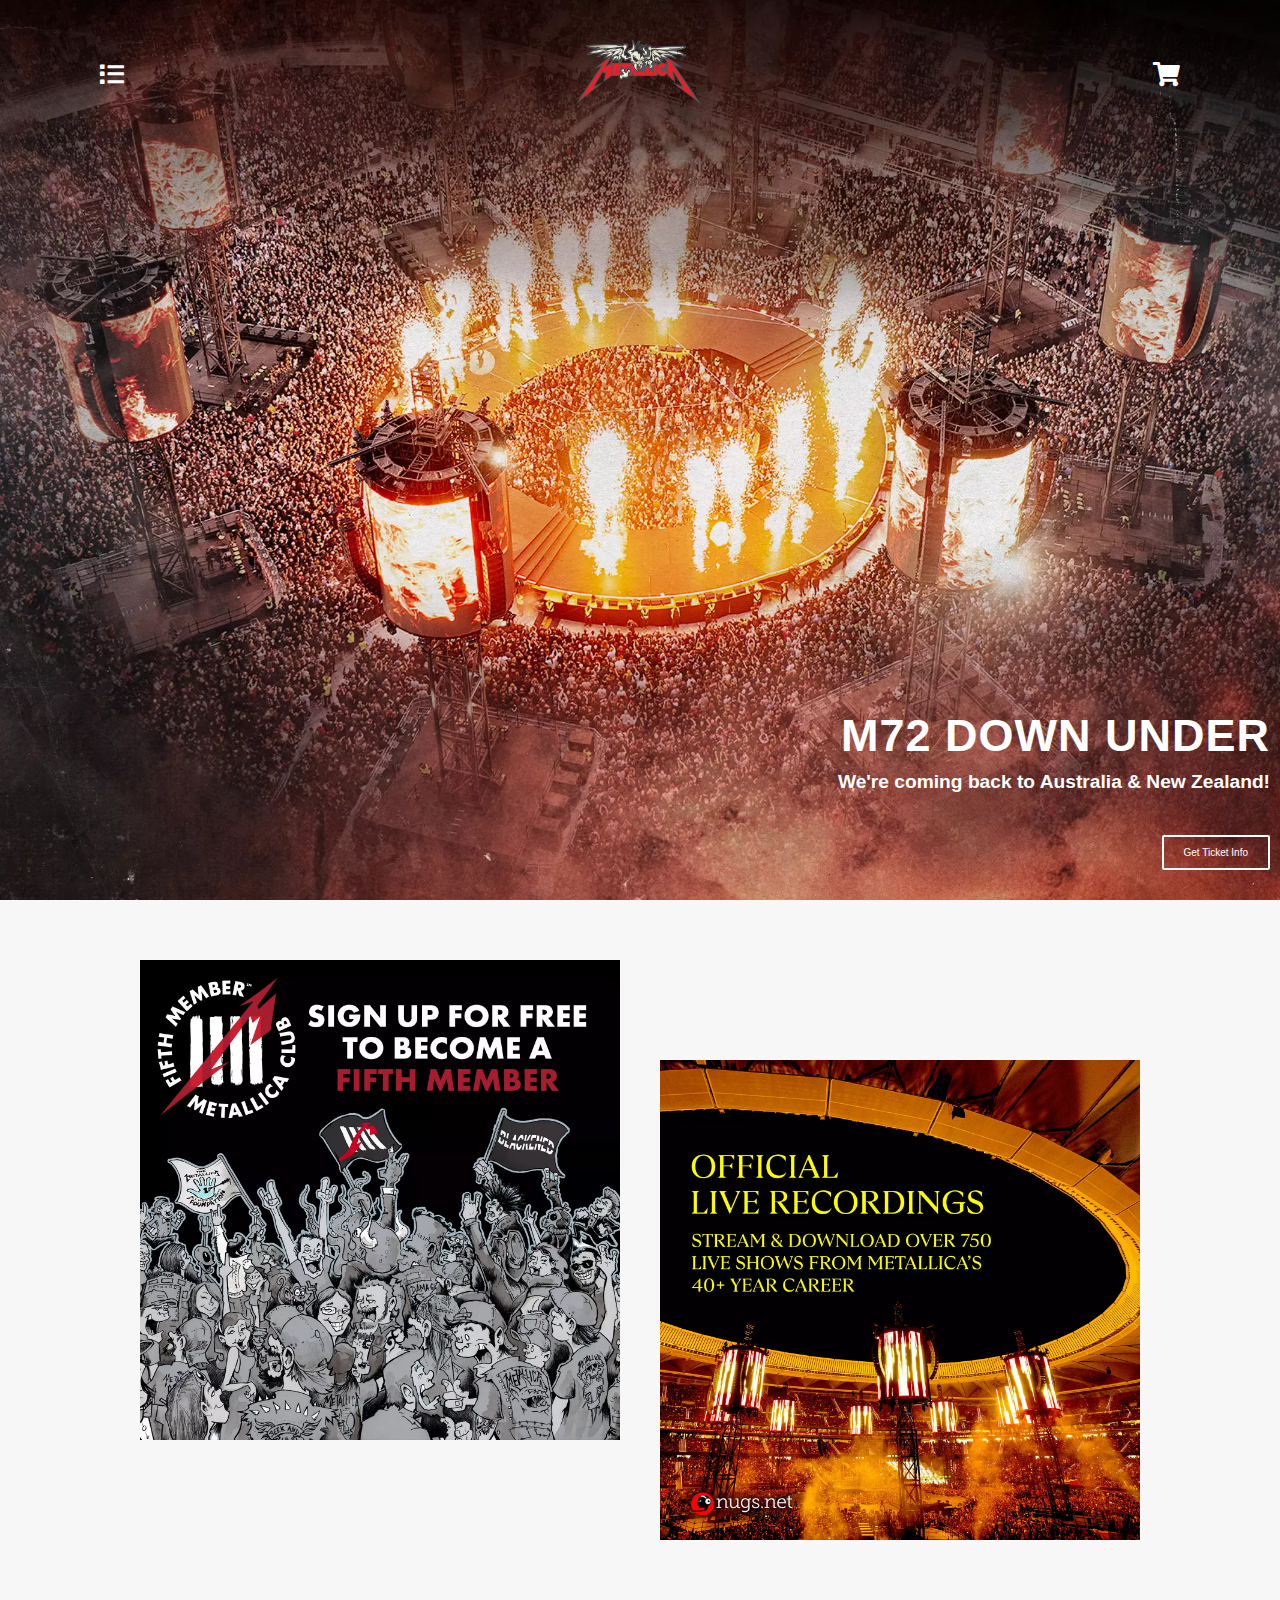
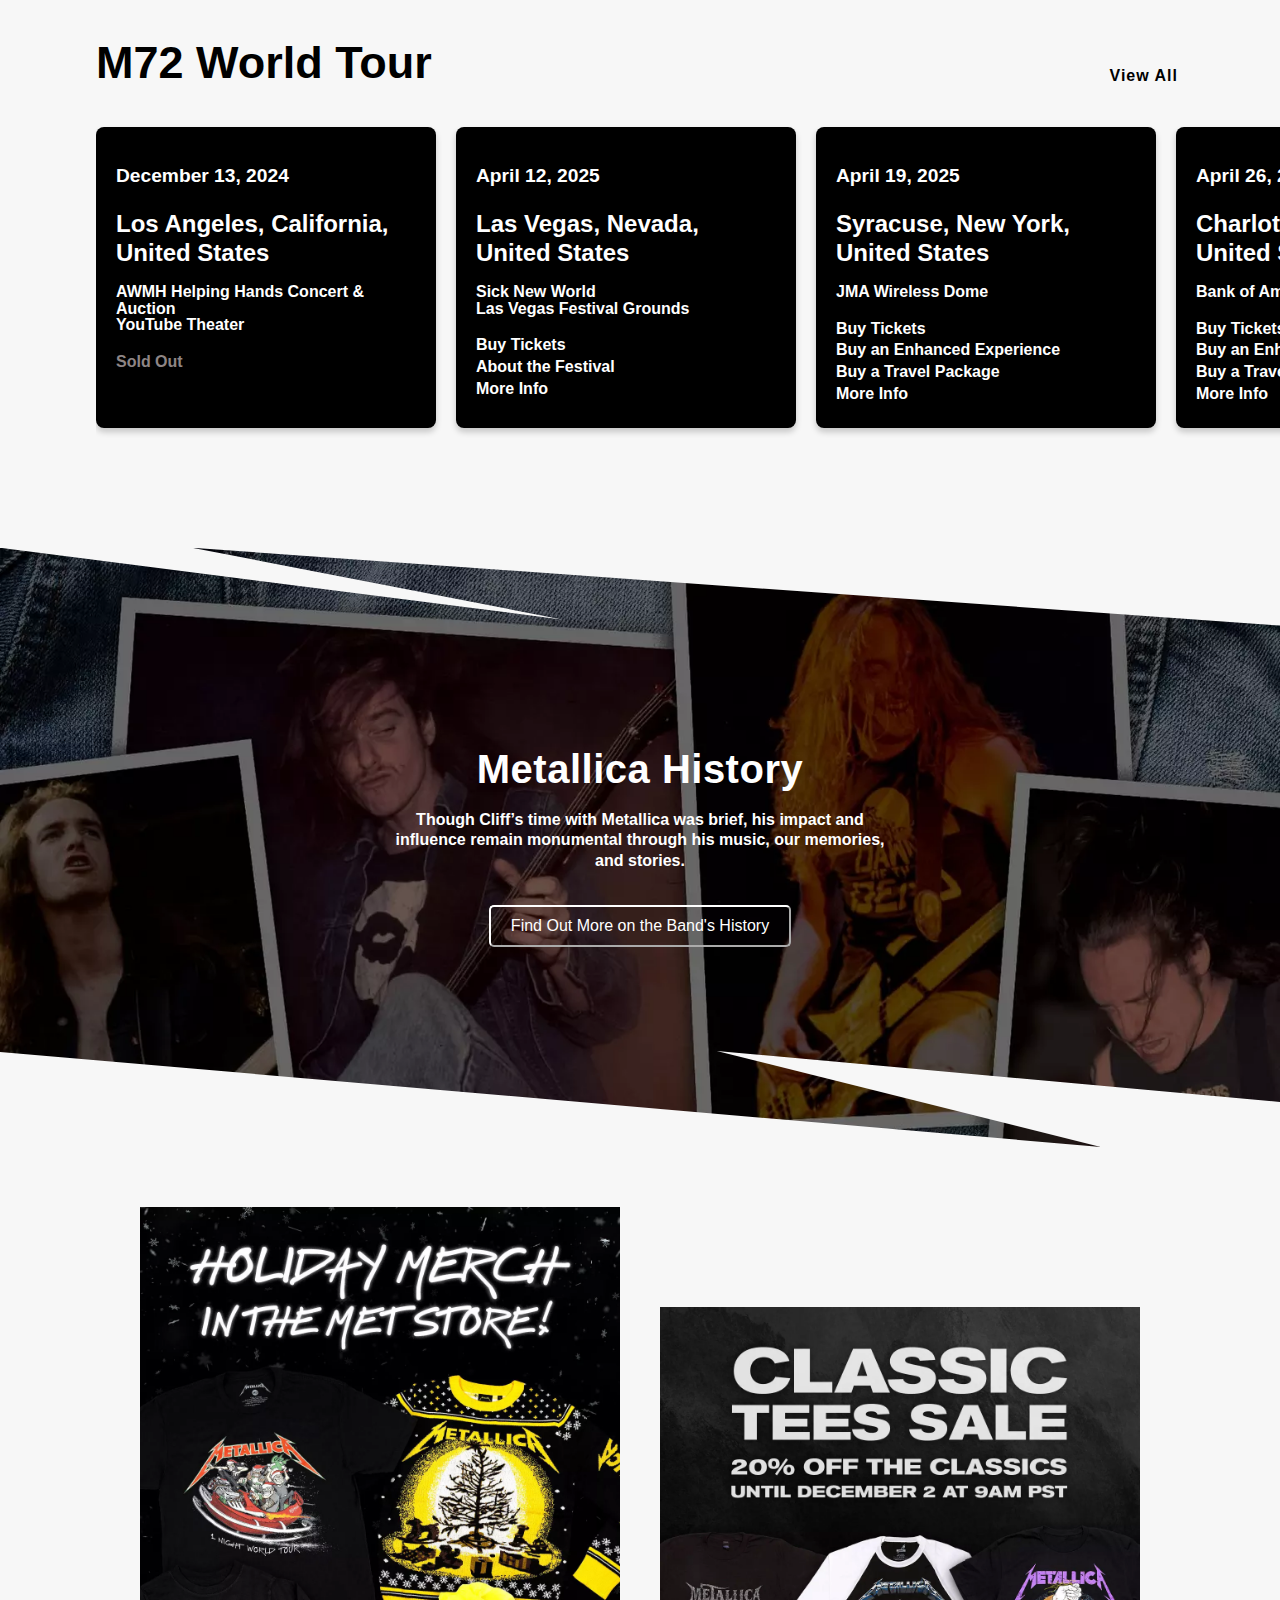
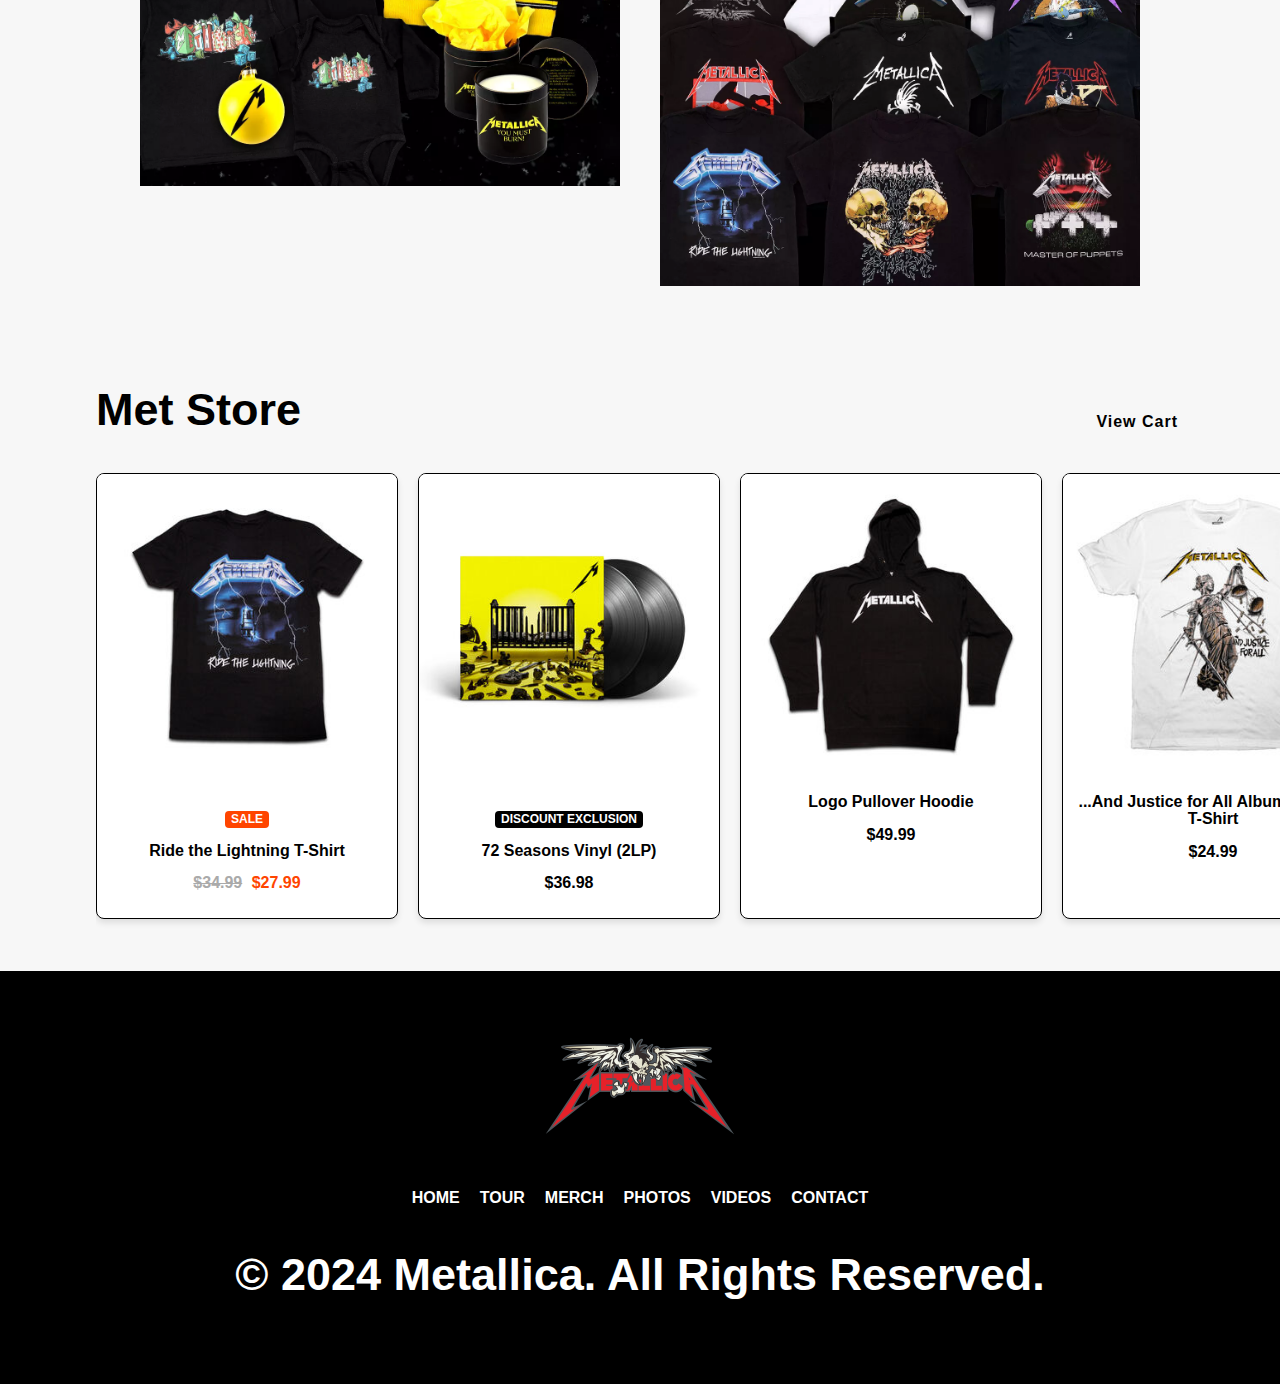
<file: index.html>
<!DOCTYPE html>
<html lang="en">
<head>
  <meta charset="UTF-8">
  <meta name="viewport" content="width=device-width, initial-scale=1.0">
  <link href="https://cdnjs.cloudflare.com/ajax/libs/font-awesome/5.15.3/css/all.min.css" rel="stylesheet"/>
  <title>Band Website</title>
  <link href="Normalize.css" rel="stylesheet">
  <link href="style.css" rel="stylesheet"/>
</head>
<body>
  <section class="hero-section">
    <div class="navbar" role="navigation">
      <div class="nav-item">
        <a href="list.html">
          <i class="fa fa-list"></i>
        </a>
      </div>
      <div class="nav-item logo">
        <img src="images/Mettalica V1.jpg" alt="Metallica Logo">
      </div>
      <div class="nav-item">
        <a href="cart.html">
          <i class="fa fa-shopping-cart"></i>
        </a>
      </div>
    </div>
    <div class="title">
      <h1>M72 DOWN UNDER</h1>
      <p>We're coming back to Australia & New Zealand!</p>
      <button onclick="window.location.href='#ticket-info';" aria-label="Get Ticket Info">Get Ticket Info</button>
    </div>
  </section>
  
  <section class="grid">
    <div class="promo-section">
      <img src="images/FAN-CLUB_1600x1600.jpg" class="promo-card1" alt="Join Our Free Fan Club to Become a Fifth Member" loading="lazy">
      <img src="images/Live_Metallica_Promo_Square.jpg" class="promo-card2" alt="Listen to Live Metallica" loading="lazy">
    </div>
  </section>
  
  <section class="tour-grid">
    <div class="section-header">
      <h2>M72 World Tour</h2>
      <a href="#" class="view-all">View All</a>
    </div>
    <div class="tour-grid-scroll">
      <div class="tour-card">
        <p class="date">December 13, 2024</p>
        <h3>Los Angeles, California, United States</h3>
        <p class="venue">AWMH Helping Hands Concert & Auction<br>YouTube Theater</p>
        <p class="status sold-out">Sold Out</p>
      </div>
      <div class="tour-card">
        <p class="date">April 12, 2025</p>
        <h3>Las Vegas, Nevada, United States</h3>
        <p class="venue">Sick New World<br>Las Vegas Festival Grounds</p>
        <a class="link">Buy Tickets</a>
        <a class="link">About the Festival</a>
        <a class="link">More Info</a>
      </div>
      <div class="tour-card">
        <p class="date">April 19, 2025</p>
        <h3>Syracuse, New York, United States</h3>
        <p class="venue">JMA Wireless Dome</p>
        <a class="link">Buy Tickets</a>
        <a class="link">Buy an Enhanced Experience</a>
        <a class="link">Buy a Travel Package</a>
        <a class="link">More Info</a>
      </div>
      <div class="tour-card">
        <p class="date">April 26, 2025</p>
        <h3>Charlotte, North Carolina, United States</h3>
        <p class="venue">Bank of America Stadium</p>
        <a class="link">Buy Tickets</a>
        <a class="link">Buy an Enhanced Experience</a>
        <a class="link">Buy a Travel Package</a>
        <a class="link">More Info</a>
      </div>
      <div class="tour-card">
        <p class="date">May 3, 2025</p>
        <h3>Daytona Beach, Florida, United States</h3>
        <p class="venue">Daytona International Speedway</p>
        <a class="link">Buy Tickets</a>
        <a class="link">Buy an Enhanced Experience</a>
        <a class="link">Buy a Travel Package</a>
        <a class="link">More Info</a>
      </div>
  </section>
  
  <section class="history-section">
    <div class="history">
      <h2>Metallica History</h2>
      <p class="history-desc">Though Cliff’s time with Metallica was brief, his impact and influence remain monumental through his music, our memories, and stories.</p>
      <button onclick="window.location.href='https://en.wikipedia.org/wiki/Metallica';" aria-label="Learn more about Metallica">
        Find Out More on the Band's History
      </button>
    </div>
  </section>
  
  <section class="grid">
    <div class="merch-selection">
      <img src="images/2024-10-21-Holiday-Launch-Store-Banner.jpg" class="merch-cards1" alt="Holiday 2024 Merch" loading="lazy">
      <img src="images/2024-11-18-Classic-Tees-Sale-Store-Banner.jpg" class="merch-cards2" alt="On sale this week!" loading="lazy">
    </div>
  </section>
      <section class="merch-store">
        <div class="section-header">
          <h2>Met Store</h2>
          <a href="cart.html" class="view-all">View Cart</a>
        </div>
        <div class="product-grid-scroll">
          <!-- Product 1 -->
          <div class="product-card" data-id="1" data-name="Ride the Lightning T-Shirt" data-price="27.99">
            <div class="product-image">
              <img src="RTL_Tshirt.jpg" alt="Ride The Lightning T-Shirt">
              <div class="quick-view" onclick="addToCart(this)">ADD TO CART</div>
            </div>
            <div class="product-details">
              <span class="badge sale">SALE</span>
              <h3>Ride the Lightning T-Shirt</h3>
              <p class="price"><span class="old-price">$34.99</span> <span class="new-price">$27.99</span></p>
            </div>
          </div>
      
          <!-- Product 2 -->
          <div class="product-card" data-id="2" data-name="72 Seasons Vinyl (2LP)" data-price="36.98">
            <div class="product-image">
              <img src="72_Seasons_Black_LP.jpg" alt="72 Seasons Vinyl (2LP)">
              <div class="quick-view" onclick="addToCart(this)">ADD TO CART</div>
            </div>
            <div class="product-details">
              <span class="badge discount-exclusion">DISCOUNT EXCLUSION</span>
              <h3>72 Seasons Vinyl (2LP)</h3>
              <p class="price">$36.98</p>
            </div>
          </div>
      
          <!-- Product 3 -->
          <div class="product-card" data-id="3" data-name="Logo Pullover Hoodie" data-price="49.99">
            <div class="product-image">
              <img src="Logo_Pullover_Hoodie.jpg" alt="Logo Pullover Hoodie">
              <div class="quick-view" onclick="addToCart(this)">ADD TO CART</div>
            </div>
            <div class="product-details">
              <h3>Logo Pullover Hoodie</h3>
              <p class="price">$49.99</p>
            </div>
          </div>
      
          <!-- Product 4 -->
          <div class="product-card" data-id="4" data-name="...And Justice for All Album COVER T-Shirt" data-price="24.99">
            <div class="product-image">
              <img src="New Justice Album Cover Tshirt.jpg" alt="...And Justice for All Album COVER T-Shirt">
              <div class="quick-view" onclick="addToCart(this)">ADD TO CART</div>
            </div>
            <div class="product-details">
              <h3>...And Justice for All Album COVER T-Shirt</h3>
              <p class="price">$24.99</p>
            </div>
          </div>
        </div>
      </section>
    <div>
    <!-- Footer -->
    <footer class="metallica-footer">
      <div class="footer-content">
          <div class="footer-logo">
              <img src="images/Mettalica V1.jpg" alt="Metallica Logo">
          </div>
          <div class="footer-nav">
              <a href="index.html">Home</a>
              <a href="#">Tour</a>
              <a href="#">Merch</a>
              <a href="#">Photos</a>
              <a href="#">Videos</a>
              <a href="#">Contact</a>
          </div>
          <p>&copy; 2024 Metallica. All Rights Reserved.</p>
      </div>
  </footer>
  </div>
  <script src="script.js"></script>
</body>
</html>
</file>
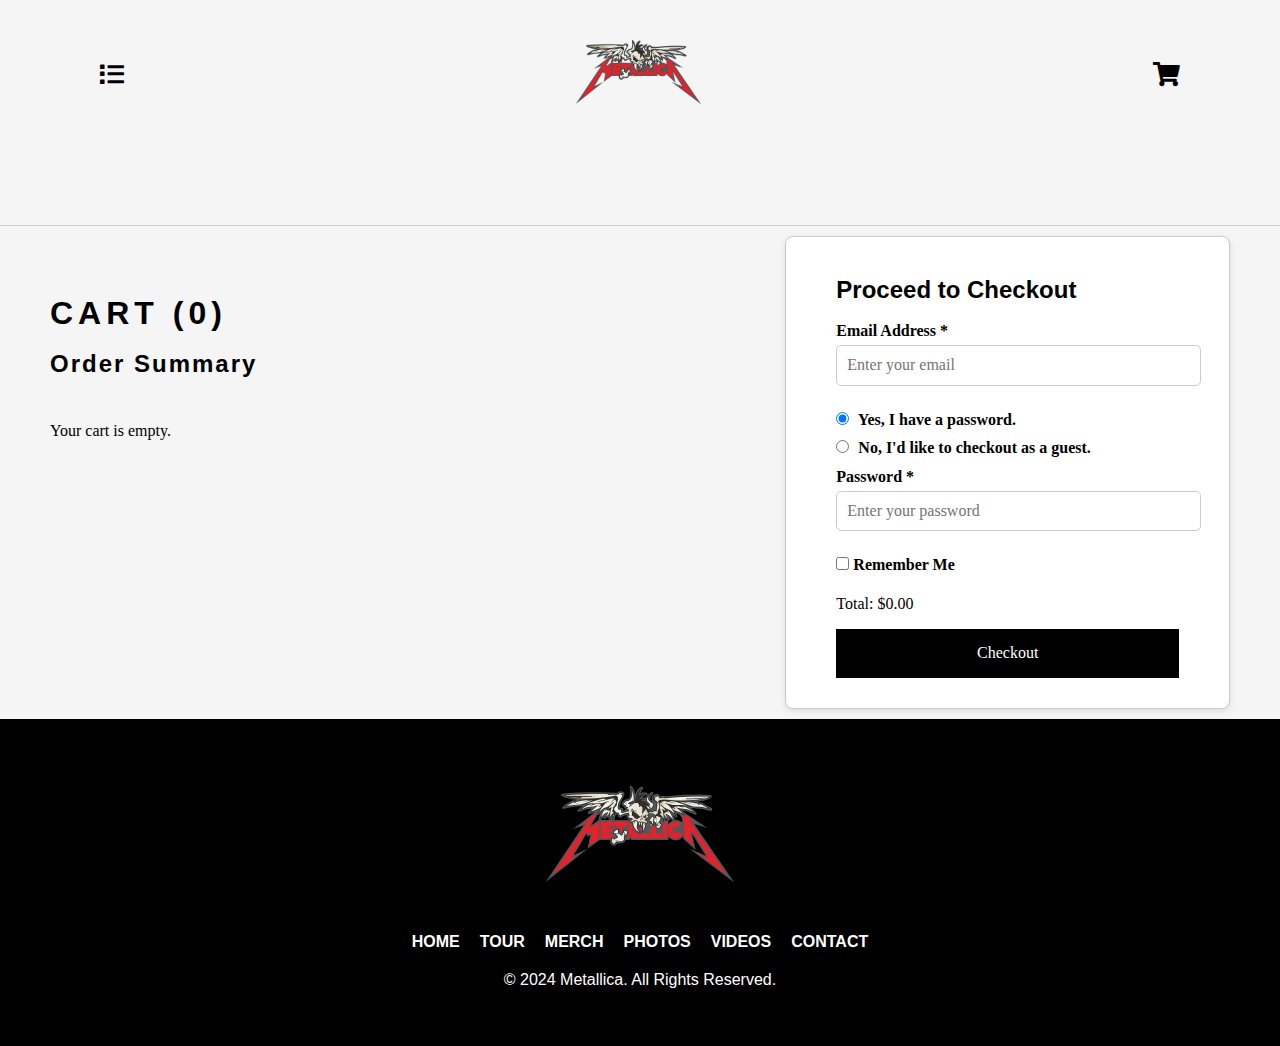
<file: cart.html>
<!DOCTYPE html>
<html lang="en">
<head>
    <meta charset="UTF-8">
    <meta name="viewport" content="width=device-width, initial-scale=1.0">
    <title>Cart</title>
    <link rel="stylesheet" href="Normalize.css">
    <link rel="stylesheet" href="cart.css">
    <link href="https://cdnjs.cloudflare.com/ajax/libs/font-awesome/5.15.4/css/all.min.css" rel="stylesheet">
</head>

<body>
  <!-- Hero Section -->
  <section class="hero-section">
    <nav class="navbar">
      <a href="list.html" class="nav-item"><i class="fa fa-list"></i></a>
      <div class="nav-item logo">
        <img src="images/Mettalica V1.jpg" alt="Metallica Logo">
      </div>
      <a href="cart.html" class="nav-item"><i class="fa fa-shopping-cart"></i></a>
    </nav>
  </section>

    <!-- Cart Section -->
    <section class="cart-container">
        <!-- Left Section (Order Summary) -->
        <div class="cart-left">
            <h1>CART (<span id="cart-count">0</span>)</h1>
            <h2>Order Summary</h2>
            <div id="cart-items" class="cart-items">
                <!-- Items will be dynamically populated here -->
            </div>
        </div>

        <!-- Checkout Section -->
        <div class="cart-right">
            <h2>Proceed to Checkout</h2>
            <form class="checkout-form">
                <label for="email">Email Address *</label>
                <input type="email" id="email" placeholder="Enter your email" required>

                <div class="radio-group">
                    <label>
                        <input type="radio" name="checkout-option" checked>
                        Yes, I have a password.
                    </label>
                    <label>
                        <input type="radio" name="checkout-option">
                        No, I'd like to checkout as a guest.
                    </label>
                </div>

                <label for="password">Password *</label>
                <input type="password" id="password" placeholder="Enter your password">

                <div class="checkbox-group">
                    <label>
                        <input type="checkbox">
                        Remember Me
                    </label>
                </div>

                <div class="checkout-total">
                    <p>Total: $<span id="total-price">0.00</span></p>
                </div>

                <div class="checkout-section">
                    <button id="checkout-button" disabled>Checkout</button>
                </div>
            </form>
        </div>
    </section>

    <!-- Footer -->
    <footer class="metallica-footer">
        <div class="footer-content">
            <div class="footer-logo">
                <img src="images/Mettalica V1.jpg" alt="Metallica Logo">
            </div>
            <div class="footer-nav">
                <a href="index.html">Home</a>
                <a href="#">Tour</a>
                <a href="#">Merch</a>
                <a href="#">Photos</a>
                <a href="#">Videos</a>
                <a href="#">Contact</a>
            </div>
            <p>&copy; 2024 Metallica. All Rights Reserved.</p>
        </div>
    </footer>

    <script src="cart.js"></script>
</body>
</html>
</file>
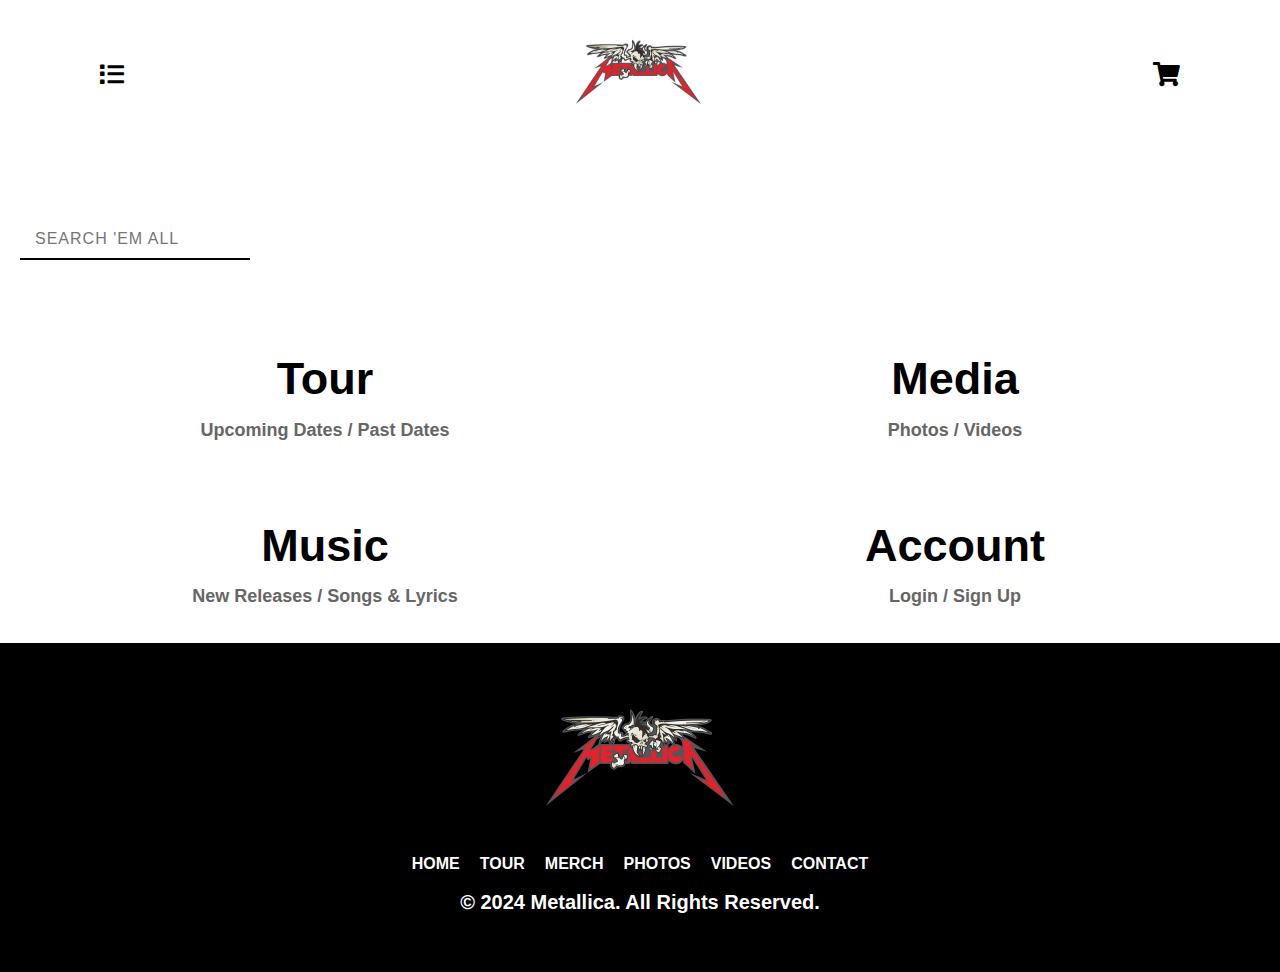
<file: list.html>
<!DOCTYPE html>
<html lang="en">
<head>
  <meta charset="UTF-8">
  <meta name="viewport" content="width=device-width, initial-scale=1.0">
  <link href="https://cdnjs.cloudflare.com/ajax/libs/font-awesome/5.15.3/css/all.min.css" rel="stylesheet" />
  <title>Band Website</title>
  <link href="Normalize.css" rel="stylesheet">
  <link href="list.css" rel="stylesheet" type="text/css" />
  <script src="script.js" defer></script> <!-- Added defer for better performance -->
</head>
<body>
  <!-- Hero Section -->
  <section class="hero-section1">
    <div class="navbar1">
      <div class="nav-item1">
        <a href="index.html">
          <i class="fa fa-list"></i>
        </a>
      </div>
      <div class="nav-item1 logo">
        <img src="images/Mettalica V1.jpg" alt="Metallica Logo">
      </div>
      <div class="nav-item1">
        <a href="cart.html">
          <i class="fa fa-shopping-cart"></i>
        </a>
      </div>
    </div>
  </section>
  
  <!-- Search Section -->
  <section class="grid1">
    <div class="nav-item-search">
      <input 
        type="text" 
        id="searchInput" 
        placeholder="SEARCH 'EM ALL" 
        onkeyup="filterDropdown()" 
        onclick="showDropdown()" 
      />
      <div id="dropdown" class="dropdown">
        <div class="dropdown-item">Metallica T-Shirt</div>
        <div class="dropdown-item">Logo Pullover Hoodie</div>
        <div class="dropdown-item">72 Seasons Vinyl (2LP)</div>
        <div class="dropdown-item">Concert Tickets</div>
        <div class="dropdown-item">Limited Edition Poster</div>
        <div class="dropdown-item">Metallica Mug</div>
        <div class="dropdown-item">Metallica Guitar Picks</div>
      </div>
    </div>
  </section>
  
  <!-- Grid Layout Section -->
  <section class="grid-layout">
    <div class="grid-item">
      <h3>Tour</h3>
      <p>Upcoming Dates / Past Dates</p>
    </div>
    <div class="grid-item">
      <a href="media.html">
        <h3>Media</h3>
      </a>
      <p>Photos / Videos</p>
    </div>
    <div class="grid-item">
      <h3>Music</h3>
      <p>New Releases / Songs & Lyrics</p>
    </div>
    <div class="grid-item">
      <h3>Account</h3>
      <p>Login / Sign Up</p>
    </div>
  </section>

  <!-- Footer -->
  <footer class="metallica-footer">
    <div class="footer-content">
      <div class="footer-logo">
        <img src="images/Mettalica V1.jpg" alt="Metallica Logo">
      </div>
      <div class="footer-nav">
        <a href="index.html">Home</a>
        <a href="#">Tour</a>
        <a href="#">Merch</a>
        <a href="photo.html">Photos</a>
        <a href="video.html">Videos</a>
        <a href="#">Contact</a>
      </div>
      <p>&copy; 2024 Metallica. All Rights Reserved.</p>
    </div>
  </footer>
</body>
</html>
</file>
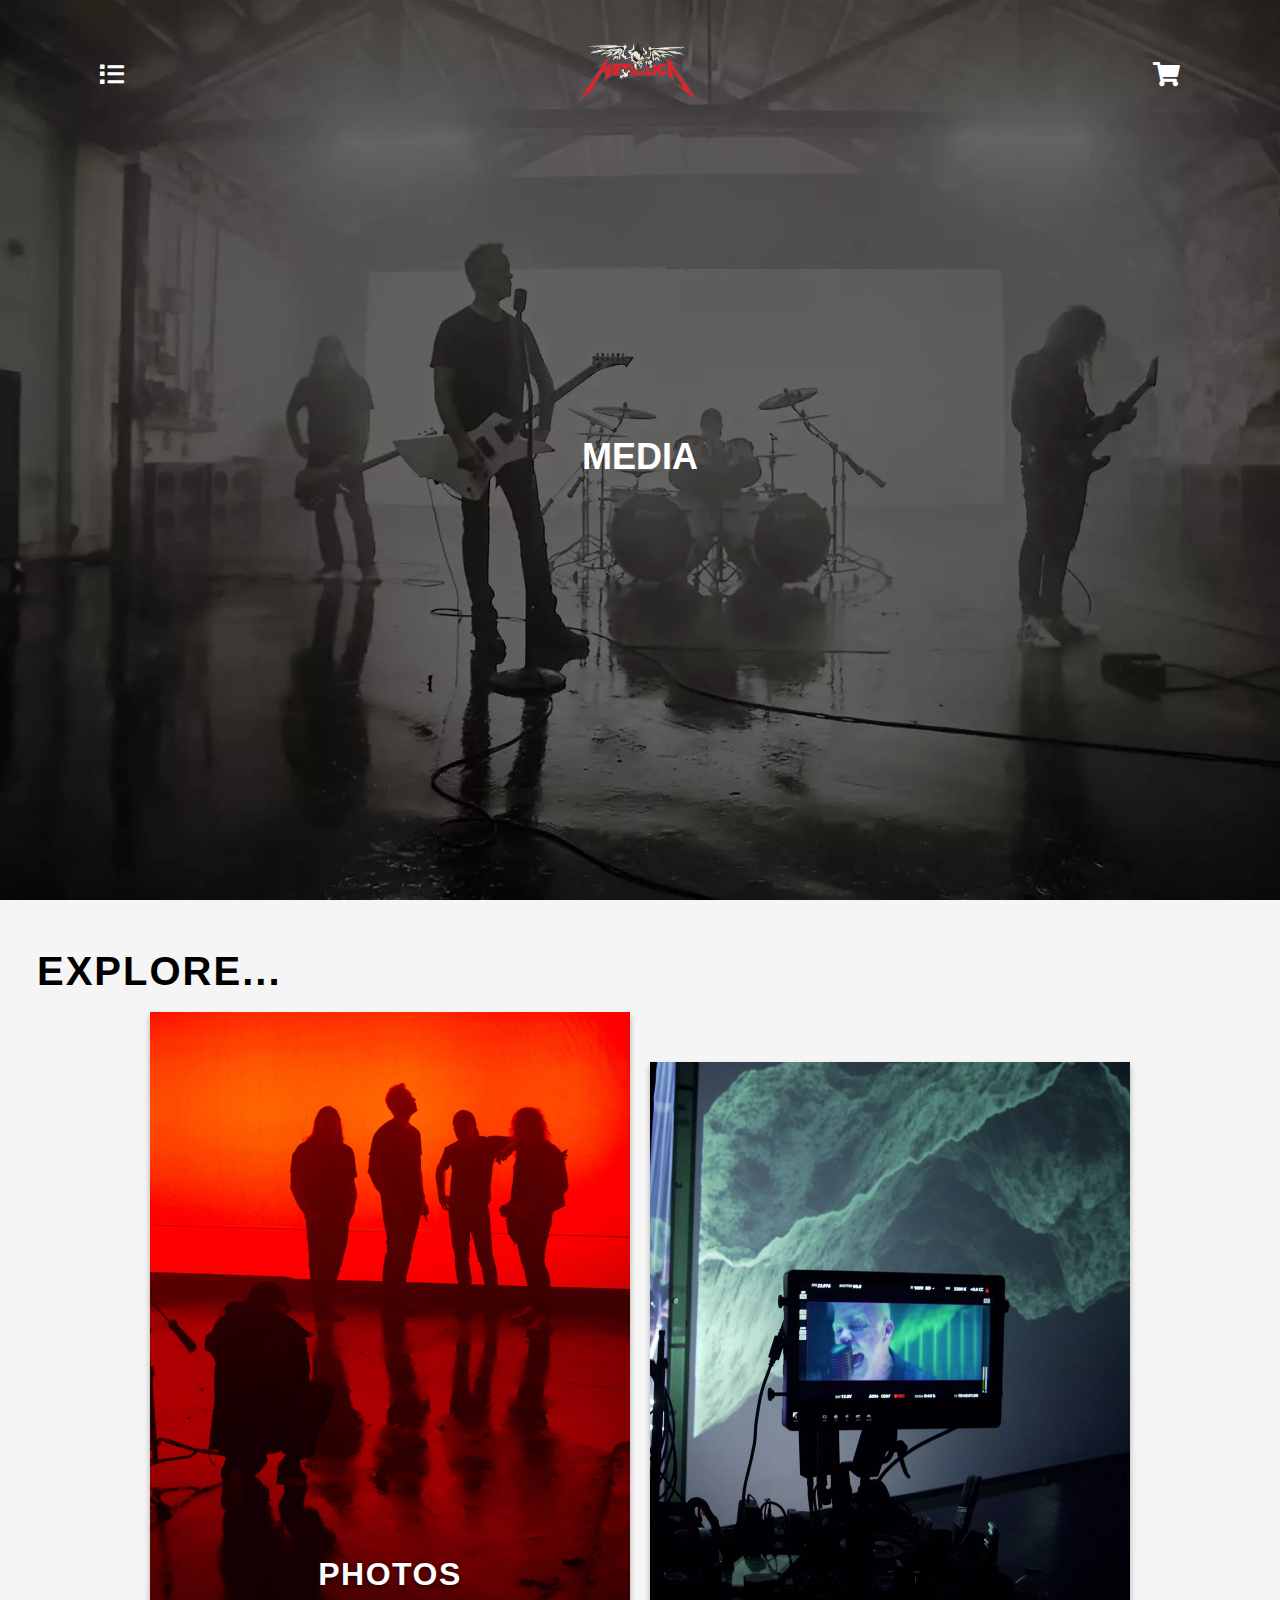
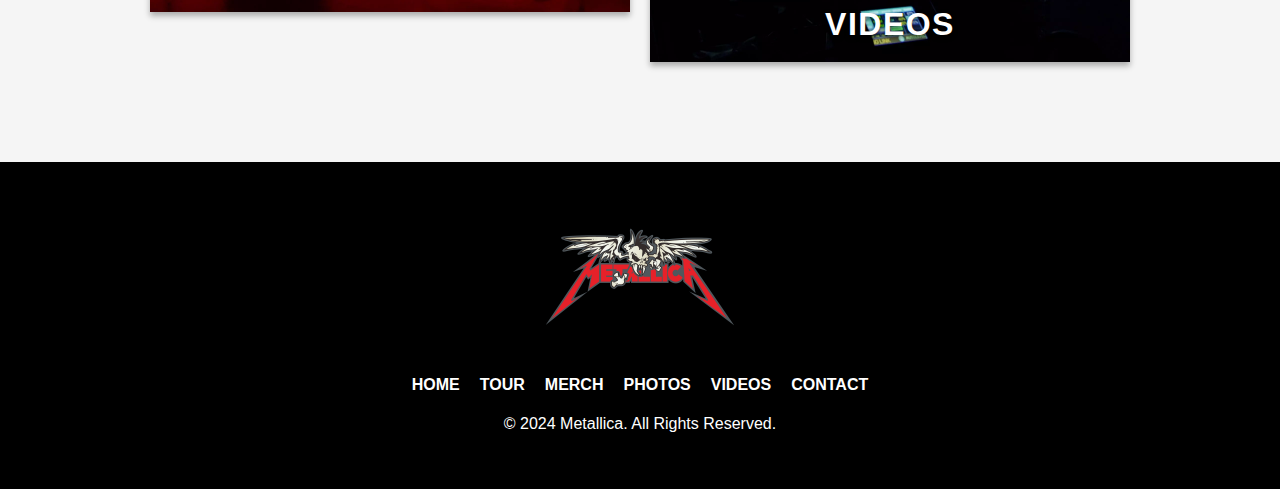
<file: media.html>
<!DOCTYPE html>
<html lang="en">
<head>
  <meta charset="UTF-8">
  <meta name="viewport" content="width=device-width, initial-scale=1.0">
  <link href="https://cdnjs.cloudflare.com/ajax/libs/font-awesome/5.15.3/css/all.min.css" rel="stylesheet">
  <link href="Normalize.css" rel="stylesheet">
  <link href="media.css" rel="stylesheet" type="text/css">
  <script src="script.js"></script>
  <title>Media | Metallica</title>
</head>
<body>
  <!-- Hero Section -->
  <section class="hero-section">
    <nav class="navbar" role="navigation">
      <a href="list.html" class="nav-item">
        <i class="fa fa-list"></i>
      </a>
      <div class="nav-item logo">
        <img src="images/Mettalica V1.jpg" alt="Metallica Logo">
      </div>
      <a href="cart.html" class="nav-item">
        <i class="fa fa-shopping-cart"></i>
      </a>
    </nav>
    <div class="title">
      <h1>Media</h1>
    </div>
  </section>

  <!-- Grid Section -->
  <section class="grid">
    <h1>EXPLORE...</h1>
    <div class="promo-section">
      <a href="photo.html" class="photo-card">
        <h2>PHOTOS</h2>
      </a>
      <a href="video.html" class="video-card">
        <h2>VIDEOS</h2>
      </a>
    </div>
  </section>
  <!-- Footer -->
  <footer class="metallica-footer">
    <div class="footer-content">
      <div class="footer-logo">
        <img src="images/Mettalica V1.jpg" alt="Metallica Logo">
      </div>
      <div class="footer-nav">
        <a href="index.html">Home</a>
        <a href="#">Tour</a>
        <a href="#">Merch</a>
        <a href="photo.html">Photos</a>
        <a href="video.html">Videos</a>
        <a href="#">Contact</a>
      </div>
      <p>&copy; 2024 Metallica. All Rights Reserved.</p>
    </div>
  </footer>
</body>
</html>
</file>
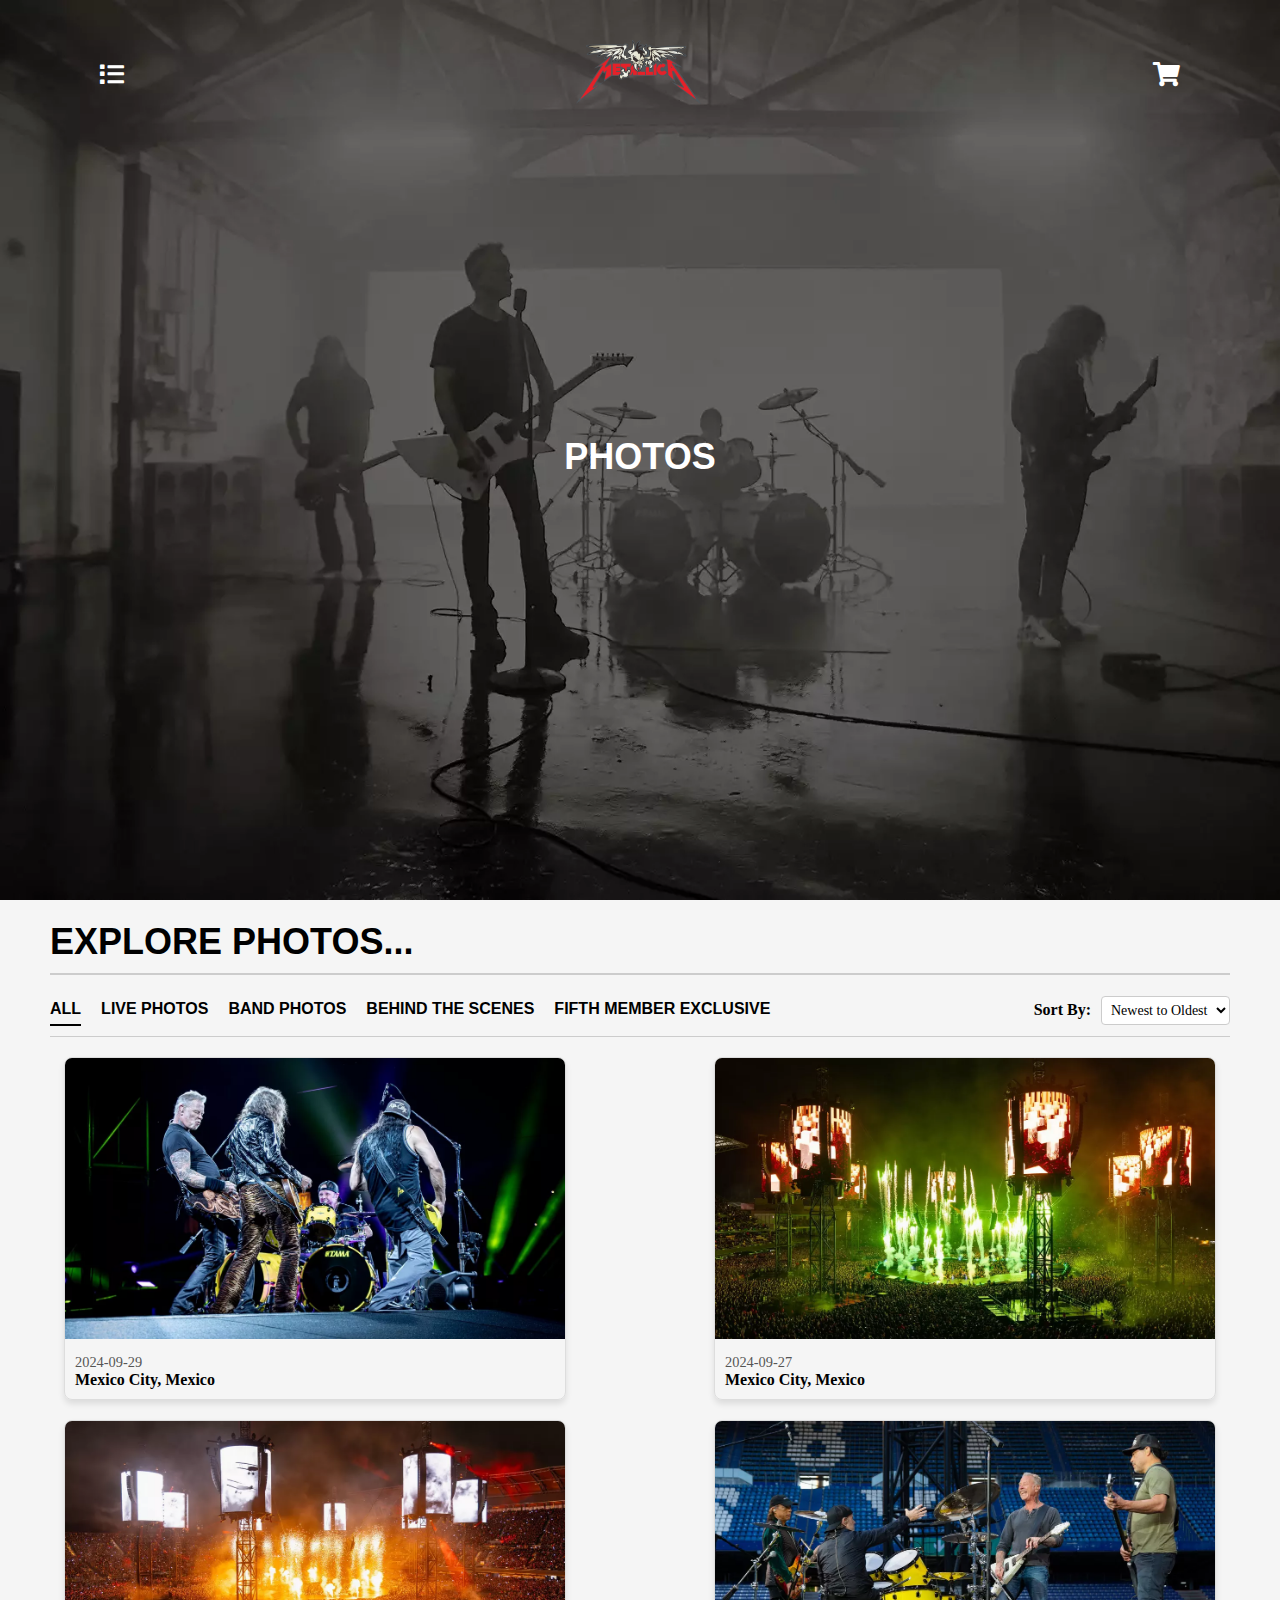
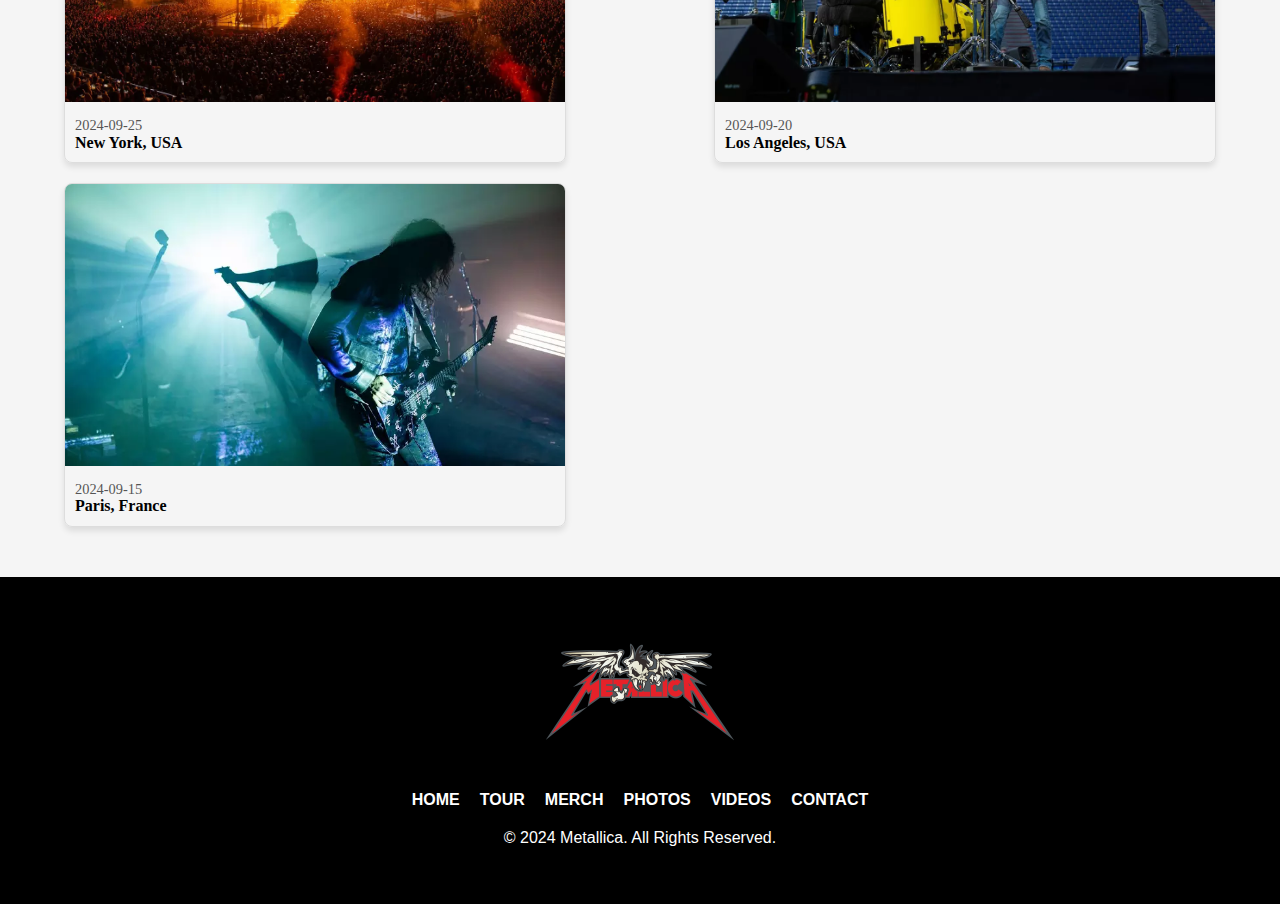
<file: photo.html>
<!DOCTYPE html>
<html lang="en">
<head>
  <meta charset="UTF-8">
  <meta name="viewport" content="width=device-width, initial-scale=1.0">
  <title>Photos | Metallica</title>
  <link href="https://cdnjs.cloudflare.com/ajax/libs/font-awesome/5.15.3/css/all.min.css" rel="stylesheet">
  <link href="Normalize.css" rel="stylesheet">
  <link href="photo.css" rel="stylesheet">
  <script src="script.js" defer></script>
</head>
<body>
  <!-- Hero Section -->
  <section class="hero-section">
    <nav class="navbar">
      <a href="list.html" class="nav-item"><i class="fa fa-list"></i></a>
      <div class="nav-item logo">
        <img src="images/Mettalica V1.jpg" alt="Metallica Logo">
      </div>
      <a href="cart.html" class="nav-item"><i class="fa fa-shopping-cart"></i></a>
    </nav>
    <div class="title">
      <h1>Photos</h1>
    </div>
  </section>

  <!-- Photo Gallery Section -->
  <section class="photo-gallery">
    <h1>Explore Photos...</h1>
    <div class="filter-bar">
      <nav class="categories">
        <button class="filter-button active" data-category="all">All</button>
        <button class="filter-button" data-category="live">Live Photos</button>
        <button class="filter-button" data-category="band">Band Photos</button>
        <button class="filter-button" data-category="behind">Behind the Scenes</button>
        <button class="filter-button" data-category="exclusive">Fifth Member Exclusive</button>
      </nav>
      <div class="sort-bar">
        <label for="sort">Sort By:</label>
        <select id="sort">
          <option value="newest">Newest to Oldest</option>
          <option value="oldest">Oldest to Newest</option>
        </select>
      </div>
    </div>
    <div class="photo-grid" id="photoGrid"></div>
  </section>

  <!-- Footer -->
  <footer class="metallica-footer">
    <div class="footer-content">
      <div class="footer-logo">
        <img src="images/Mettalica V1.jpg" alt="Metallica Logo">
      </div>
      <div class="footer-nav">
        <a href="index.html">Home</a>
        <a href="#">Tour</a>
        <a href="#">Merch</a>
        <a href="photo.html">Photos</a>
        <a href="video.html">Videos</a>
        <a href="#">Contact</a>
      </div>
      <p>&copy; 2024 Metallica. All Rights Reserved.</p>
    </div>
  </footer>
</body>
</html>
</file>
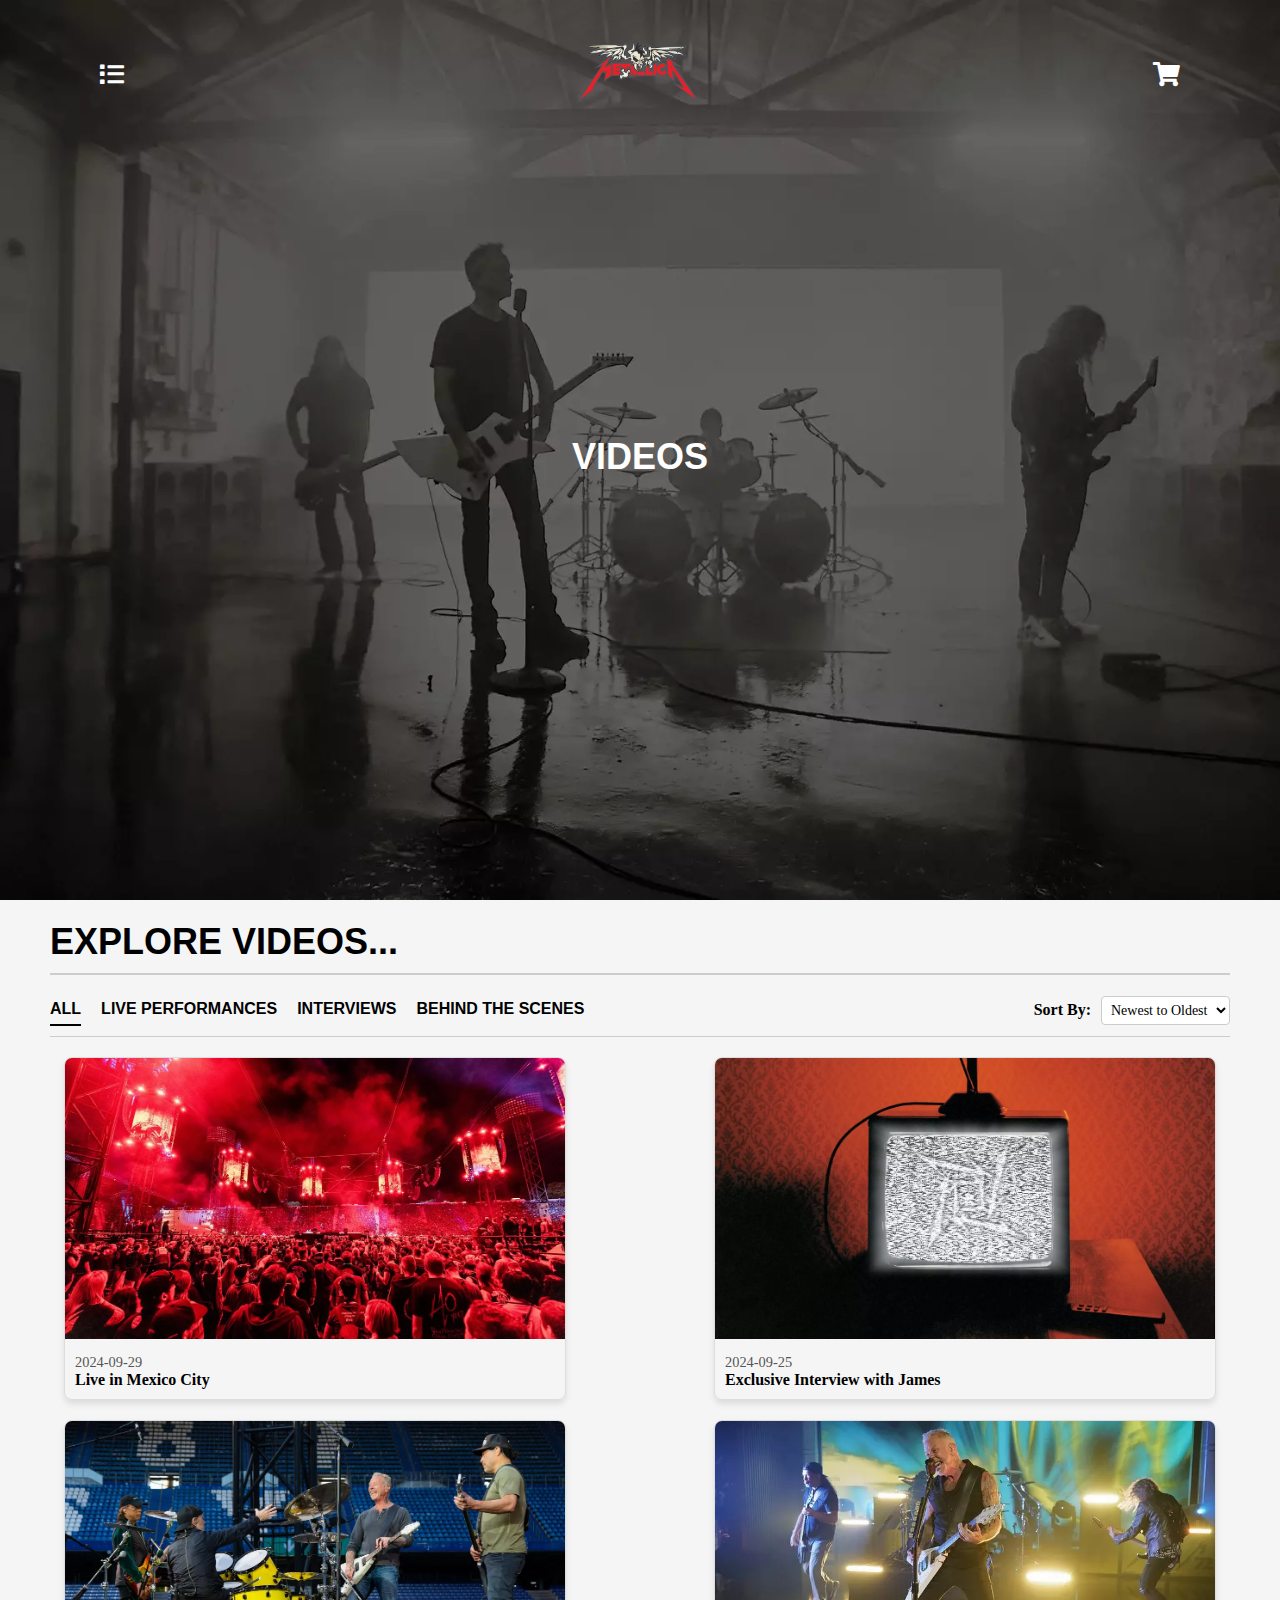
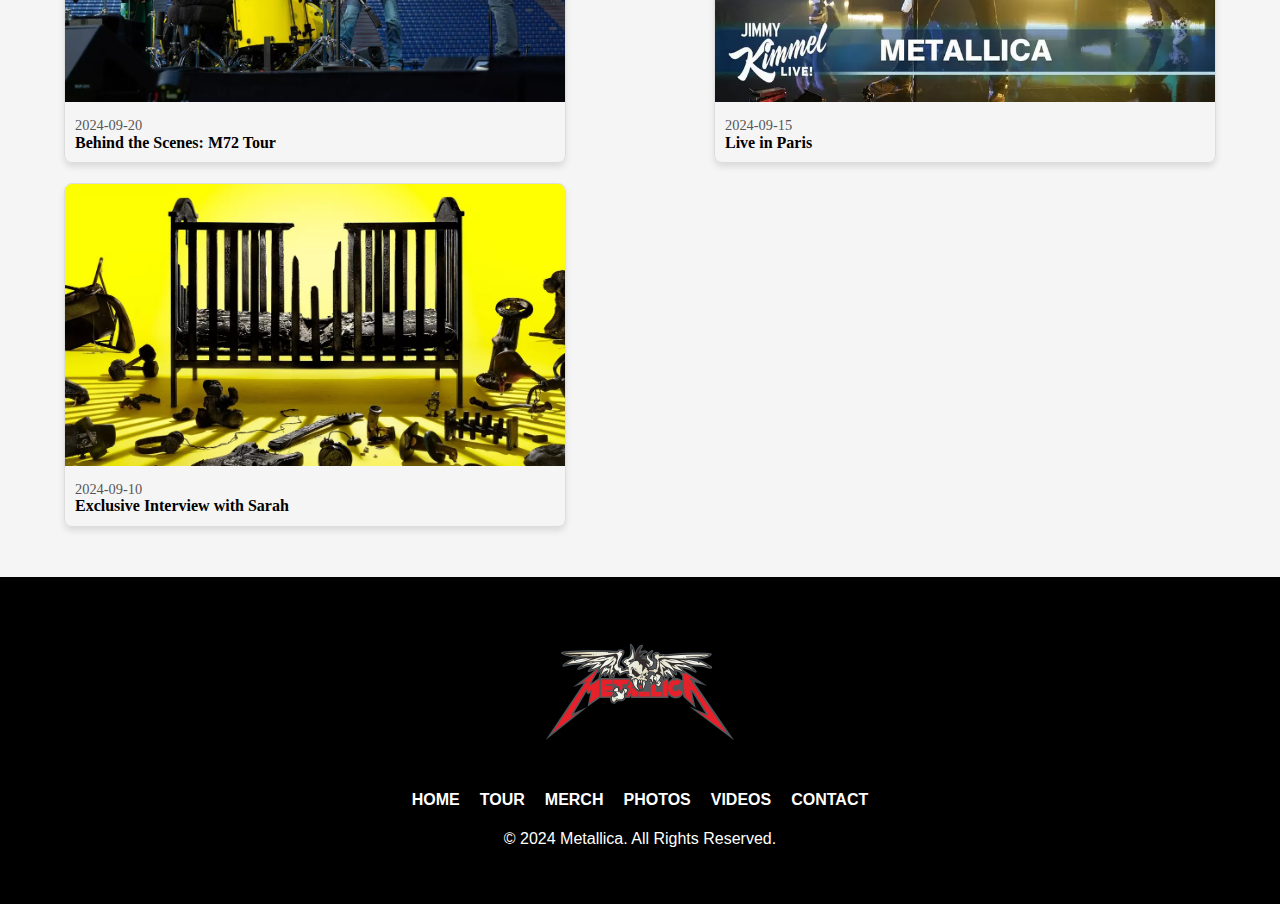
<file: video.html>
<!DOCTYPE html>
<html lang="en">
<head>
  <meta charset="UTF-8">
  <meta name="viewport" content="width=device-width, initial-scale=1.0">
  <title>Videos | Metallica</title>
  <link href="https://cdnjs.cloudflare.com/ajax/libs/font-awesome/5.15.3/css/all.min.css" rel="stylesheet">
  <link href="Normalize.css" rel="stylesheet">
  <link href="video.css" rel="stylesheet">
  <script src="script.js" defer></script>
</head>
<body>
  <!-- Hero Section -->
  <section class="hero-section">
    <nav class="navbar">
      <a href="list.html" class="nav-item"><i class="fa fa-list"></i></a>
      <div class="nav-item logo">
        <img src="images/Mettalica V1.jpg" alt="Metallica Logo">
      </div>
      <a href="cart.html" class="nav-item"><i class="fa fa-shopping-cart"></i></a>
    </nav>
    <div class="title">
      <h1>Videos</h1>
    </div>
  </section>

  <!-- Video Gallery Section -->
  <section class="video-gallery">
    <h1>Explore Videos...</h1>
    <div class="filter-bar">
      <div class="categories">
        <button class="filter-button active" data-category="all">All</button>
        <button class="filter-button" data-category="live">Live Performances</button>
        <button class="filter-button" data-category="interview">Interviews</button>
        <button class="filter-button" data-category="behind">Behind the Scenes</button>
      </div>
      <div class="sort-bar">
        <label for="video-sort">Sort By:</label>
        <select id="video-sort">
          <option value="newest">Newest to Oldest</option>
          <option value="oldest">Oldest to Newest</option>
        </select>
      </div>
    </div>
    <div class="video-grid" id="videoGrid">
          
      <!-- Video cards will be dynamically loaded here -->
    </div>
  </section>

  <!-- Footer -->
  <footer class="metallica-footer">
    <div class="footer-content">
      <div class="footer-logo">
        <img src="images/Mettalica V1.jpg" alt="Metallica Logo">
      </div>
      <div class="footer-nav">
        <a href="index.html">Home</a>
        <a href="#">Tour</a>
        <a href="#">Merch</a>
        <a href="photo.html">Photos</a>
        <a href="video.html">Videos</a>
        <a href="#">Contact</a>
      </div>
      <p>&copy; 2024 Metallica. All Rights Reserved.</p>
    </div>
  </footer>
</body>
</html>
</file>
<file: cart.css>
html, body {
    margin: 0;
    padding: 0;
    background-color: #f5f5f5;
    overflow-x: hidden;
}

/* Navbar */
.navbar {
    display: flex;
    justify-content: space-between;
    align-items: center;
    padding: 22px 100px 0;
    margin: 0 auto 24px auto;
    position: absolute;
    top: 0;
    width: 100%;
    box-sizing: border-box;
}

.nav-item.logo img {
    height: 100px;
}

.nav-item {
    color: rgb(0, 0, 0);
    font-size: 24px;
}
  
.nav-item a {
    color: white;
    text-decoration: none;
}

.hero-section {
    position: relative;
    border-bottom: 1px solid #ccc; /* Add a border below for separation */
    height: 25vh;  
    display: flex;
    align-items: flex-end;
    justify-content: end;
    text-align: right;
    margin: 0;
    padding: 0;
}

/* General Styles */
.cart-container {
    display: flex;
    flex-wrap: wrap;
    justify-content: space-between;
    max-width: 1200px;
    margin: 0 auto;
    padding: 10px;
    gap: 50px;
    align-items: flex-start;
    box-sizing: border-box;
}

/* Left Section (Order Summary) */
.cart-left {
    margin-top: 40px;
    flex: 1;
    min-width: 50px;
}

.cart-left h1 {
    font: 800 45px / 1.05 "futura-pt-bold", sans-serif;
    letter-spacing: 5px;
    font-size: 2rem;
    margin-bottom: 20px;
}

.cart-left h2 {
    font: 800 45px / 1.05 "futura-pt-bold", sans-serif;
    letter-spacing: 2px;
    font-size: 1.5rem;
    margin-bottom: 15px;
}

.cart-items {
    margin-top: 10px;
    padding-top: 15px;
}

/* Cart Item Styles */
.cart-item {
    display: flex;
    align-items: center;
    width: 100%;
    padding: 15px;
    border: 1px solid #ccc;
    border-radius: 8px;
    margin-bottom: 15px;

    background: #fff;
    box-shadow: 0 2px 6px rgba(0, 0, 0, 0.1);
    position: relative;
}

/* Product Image */
.cart-item img {
    max-width: 150px;
    height: auto;
    border-radius: 5px;
}

/* Separator Line */
.cart-item .separator {
    width: 1px;
    height: 100%;
    background-color: #ccc;
    margin: 0 20px;
}

/* Item Details */
.cart-item .item-details {
    flex: 1;
    padding: 0 20px;
}

.cart-item .item-details h3 {
    font: 600 20px / 1.0 "futura-pt-bold", sans-serif;
    letter-spacing: 2px;
    margin-bottom: 10px;
    text-align: left;
}

.cart-item .item-price {
    font: 20px / 1.01 "futura-pt-bold", sans-serif;
    font-weight: bold;
    text-align: left;
    margin-bottom: 15px;
}

.cart-item .item-quantity {
    font: 20px / 1.01 "futura-pt-bold", sans-serif;
    font-weight: bold;
    display: flex;
    align-items: center;
    gap: 10px;
}

.cart-item .item-quantity button {
    width: 30px;
    height: 30px;
    background: #ffffff;
    color: #000000;
    border: 1px solid #000;
    font-size: 1rem;
    cursor: pointer;
}

.cart-item .item-quantity button:hover {
    background: #f0f0f0;
}

/* Remove Button */
.cart-item .item-remove {
    text-align: left;
    margin-top: 10px;
}

.cart-item .item-remove a {
    color: red;
    text-decoration: none;
    font-size: 0.9rem;
    font-weight: bold;
}

.cart-item .item-remove a:hover {
    text-decoration: underline;
}
  
  /* Right Section (Checkout) */
  .cart-right {
    flex: 0.5;
    min-width: 300px;
    background: #fff;
    padding: 20px 50px 30px 50px;
    border: 1px solid #ccc;
    border-radius: 8px;
    box-shadow: 0 2px 6px rgba(0, 0, 0, 0.1);
  }
  
  .cart-right h2 {
    text-align: left;
    font: 800 45px / 1.05 "futura-pt-bold", sans-serif;
    font-size: 1.5rem;
    margin-bottom: 20px;
  }
  
  .checkout-form label {
    font-weight: bold;
    display: block;
    margin: 10px 0 5px;
  }
  
  .checkout-form input[type="email"],
  .checkout-form input[type="password"] {
    width: 100%;
    padding: 10px;
    border: 1px solid #ccc;
    border-radius: 5px;
    margin-bottom: 15px;
  }
  
  .radio-group label {
    display: block;
    margin-bottom: 10px;
  }
  
  .radio-group input {
    margin-right: 5px;
  }
  
  .checkbox-group {
    margin-bottom: 20px;
  }
  
  #checkout-button {
    width: 100%;
    padding: 15px;
    background-color: #000;
    color: #fff;
    border: none;
    font-size: 1rem;
    cursor: pointer;
    text-align: center;
  }
  
  .checkout-button:hover {
    background-color: #333;
  }
  
  .metallica-footer {
    background-color: #000; /* Black background */
    color: white; /* White text */
    padding: 40px 20px;
    text-align: center;
    font-family: 'Arial', sans-serif;
    width: 100%; /* Ensure it spans the full width */
    box-sizing: border-box; /* Include padding in the total width */
}

.metallica-footer .footer-content {
    max-width: 1200px;
    margin: 0 auto;
    box-sizing: border-box; /* Prevents unwanted overflow */
}

.metallica-footer .footer-logo img {
    max-width: 200px;
    margin-bottom: 20px;
}

.metallica-footer .footer-nav {
    display: flex;
    justify-content: center;
    gap: 20px; /* Spacing between links */
    margin-bottom: 20px;
}

.metallica-footer .footer-nav a {
    color: white;
    text-decoration: none;
    font-size: 16px;
    text-transform: uppercase;
    font-weight: bold;
    transition: color 0.3s;
}

.metallica-footer .footer-nav a:hover {
    color: #ff4500; /* Orange hover effect */
}

.metallica-footer .footer-copyright {
    font-size: 14px;
    margin-top: 20px;
    color: #aaa; /* Lighter gray for copyright text */
}

/* Responsive Design */
@media (max-width: 768px) {

    .cart-container {
        flex-direction: column; /* Stack containers vertically */
        gap: 20px; /* Space between sections */
        padding: 30px 20px; /* Padding on smaller screens */
        box-sizing: border-box;
        max-width: 600px; /* Restrict max width for better fit */
        margin: 0 auto; /* Center the container */
    }

    .cart-item .item-remove a {
        padding: 20px; /* Adjust padding for smaller screens */
    }

    .cart-left,
    .cart-right {
        width: 100%; /* Full width */
        max-width: 300px; /* Adjust max width for each container */
        margin: 0 auto; /* Center align */
        padding: 20px; /* Inner padding for content */
    }

    .checkout-form input[type="email"],
    .checkout-form input[type="password"] {
        width: 100%; /* Full width for input fields */
        max-width: 200px;
    }

    .cart-right {
        padding: 20px; /* Ensure equal padding on all sides */
    }

    .cart-item {
        flex-direction: column; /* Stack item details vertically */
        align-items: flex-start;
    }

    .cart-item img {
        max-width: 100px; /* Adjust image size */
        margin-bottom: 10px; /* Add spacing below image */
    }

    .cart-item .item-details h3 {
        font-size: 1.2rem; /* Slightly smaller font for headings */
    }

    .cart-item .item-price {
        font-size: 1rem; /* Smaller price text */
    }

    .navbar {
        flex-direction: row; /* Keeps items horizontal for medium screens */
        justify-content: space-between;
        align-items: center;
        padding: 10px 20px;
        width: 100%;
    }
    
    .nav-item.logo img {
        margin: 0;
    }
    
    .nav-item {
        margin: 0 10px;
    }

    /* Footer Adjustments */
    .metallica-footer .footer-logo img {
        max-width: 150px; /* Reduce footer logo size */
    }

    .metallica-footer .footer-nav {
        flex-direction: row; /* Stack footer links vertically */
        gap: 10px;
        align-items: center;
    }

    .metallica-footer .footer-nav a {
        font-size: 14px; /* Smaller font for links */
    }
}

@media (max-width: 480px) {
    .cart-container {
        flex-direction: column; /* Stack containers vertically */
        gap: 15px; /* Reduce gap for smaller screens */
        padding: 20px 10px; /* Narrower padding */
        box-sizing: border-box;
        max-width: 400px; /* Restrict max width for very small screens */
        margin: 0 auto; /* Center align */
    }
    .cart-item .item-remove a {
        padding: 20px; /* Adjust padding for smaller screens */
    }
    .checkout-form input[type="email"],
    .checkout-form input[type="password"] {
        width: 100%; /* Full width for input fields */
        max-width: 300px;
    }
    .cart-left,
    .cart-right {
        width: 100%; /* Full width */
        max-width: 350px; /* Adjust max width for each container */
        margin: 0 auto; /* Center align */
        padding: 15px; /* Reduce inner padding */
    }

    .cart-right {
        padding: 15px; /* Inner padding adjustment */
    }

    .cart-item img {
        max-width: 80px; /* Smaller image for small screens */
        margin-bottom: 10px; /* Space below the image */
    }

    .cart-item .item-details h3 {
        font-size: 1rem; /* Further reduce font size for headings */
    }

    .cart-item .item-price {
        font-size: 0.9rem; /* Smaller price text */
    }

    .checkout-button {
        padding: 10px; /* Adjust button padding */
        font-size: 0.9rem; /* Reduce button text size */
    }

    .navbar {
        flex-direction: row; /* Keeps items horizontal for medium screens */
        justify-content: space-between;
        align-items: center;/* Center-align navbar items */
        padding: 10px;
        width: 100%; /* Full width for navbar */
    }

    .nav-item.logo img {
        height: 90px; /* Smaller logo size */
        margin: 10px 0;
    }
    
    .nav-item {
        align-items: center; /* Align items vertically */
        font-size: 14px; /* Smaller font size */
        padding: 0 20px 0 20px;
    }

    .hero-section {
        height: 18vh; /* Reduce hero section height */
    }

    .cart-item .item-details h3 {
        font-size: 1.2rem; /* Smaller font size for product name */
    }



    /* Footer Adjustments */
    .metallica-footer .footer-logo img {
        max-width: 100px; /* Reduce footer logo size */
    }

    .metallica-footer .footer-nav {
        flex-direction: row; /* Stack links vertically */
        gap: 5px; /* Reduce spacing between links */
    }

    .metallica-footer .footer-nav a {
        font-size: 12px; /* Smaller font size for links */
    }
}
</file>
<file: media.css>
html, body {
    margin: 0;
    padding: 0;
    background-color: #f5f5f5;
    overflow-x: hidden;
}

/* Hero Section */
.hero-section {
    background: url("images/media_hero.jpg") center center no-repeat;
    background-size: cover;
    height: 100vh;
    display: flex;
    align-items: center;
    justify-content: center;
    position: relative;
}

/* Navbar */
.navbar {
    display: flex;
    justify-content: space-between;
    align-items: center;
    padding: 22px 100px 0;
    margin: 0 auto 24px auto;
    position: absolute;
    top: 0;
    width: 100%;
    box-sizing: border-box;
}

.nav-item.logo img {
    height: 100px;
}

.nav-item {
    color: rgb(255, 255, 255);
    font-size: 24px;
  }
  
  .nav-item a {
    color: white;
    text-decoration: none;
  }

/* Hero Section Title */
.title h1 {
    font: 800 36px / 1.2 "Arial", sans-serif;
    text-transform: uppercase;
    color: #ffffff;
    text-align: center;
    margin-bottom: 10px;
}

/* Grid Section */
.grid {
    width: 100%;
    max-width: 1276px;
    margin: 0 auto;
    padding: 0 15px;
    box-sizing: border-box;
}

.grid h1 {
    font: 800 45px / 1.05 "futura-pt-bold", sans-serif;
    color: #000;
    letter-spacing: 2px;
    margin: 50px 0 20px;
    text-align: left;
    padding-left: 20px;
    font-size: 2.5rem;
}

/* Promo Section */
.promo-section {
    display: flex;
    flex-wrap: wrap; /* Allow items to wrap */
    gap: 20px;
    justify-content: center;
    margin: 18px 0 100px;
}

.photo-card, .video-card {
    flex: 1 1 calc(50% - 20px); /* Two items per row */
    max-width: 480px;
    min-width: 300px; /* Ensure cards don't shrink too much */
    height: 600px;
    display: flex;
    align-items: flex-end;
    justify-content: center;
    color: white;
    font: 800 30px / 1.05 "futura-pt-bold", sans-serif;
    background-size: cover;
    background-position: center;
    box-shadow: 0 4px 6px rgba(0, 0, 0, 0.3);
    position: relative;
    overflow: hidden;
    transition: transform 0.3s ease-in-out;
}

.photo-card {
    background-image: url("images/photos_card.jpg");
}

.video-card {
    background-image: url("images/videos_card.jpg");
    margin-top: 50px;
}

.photo-card h2, .video-card h2 {
    font: 800 45px / 1.05 "futura-pt-bold", sans-serif;
    position: absolute;
    bottom: 20px;
    font-size: 2rem;
    letter-spacing: 1.5px;
    margin: 0;
    text-transform: uppercase;
    text-shadow: 0 2px 5px rgba(0, 0, 0, 0.7);
}

.photo-card:hover, .video-card:hover {
    transform: scale(1.05);
    cursor: pointer;
}

/* Footer Section */
.metallica-footer {
    background-color: #000;
    color: white;
    padding: 40px 20px;
    text-align: center;
    font-family: 'Arial', sans-serif;
}

.metallica-footer .footer-content {
    max-width: 1200px;
    margin: 0 auto;
}

.metallica-footer .footer-logo img {
    max-width: 200px;
    margin-bottom: 20px;
}

.metallica-footer .footer-nav {
    display: flex;
    justify-content: center;
    gap: 20px;
    margin-bottom: 20px;
}

.metallica-footer .footer-nav a {
    color: white;
    text-decoration: none;
    font-size: 16px;
    text-transform: uppercase;
    font-weight: bold;
    transition: color 0.3s;
}

.metallica-footer .footer-nav a:hover {
    color: #ff4500;
}

.metallica-footer .footer-copyright {
    font-size: 14px;
    margin-top: 20px;
    color: #aaa;
}

/* Responsive Design */

/* Media Query for 748px and below */
@media (max-width: 748px) {
    .navbar {
        flex-direction: row; /* Keeps items horizontal for medium screens */
        justify-content: space-between;
        align-items: center;
        padding: 10px 20px;
        width: 100%;
      }
    
      .nav-item.logo img {
        margin: 0;
      }
    
      .nav-item {
        margin: 0 10px;
      }
    .promo-section {
        flex-wrap: wrap;
        gap: 20px;
        justify-content: center;
    }

    .photo-card, .video-card {
        flex: 1 1 100%; /* Full width */
        max-width: 90%;
        min-width: unset; /* Allow flexibility */
        height: 600px;
        margin: 0 auto;
    }

    .photo-card h2, .video-card h2 {
        font-size: 1.8rem;
    }

    /* Footer Adjustments */
  .metallica-footer .footer-logo img {
    max-width: 150px; /* Reduce footer logo size */
  }

  .metallica-footer .footer-nav {
    flex-direction: row; /* Stack footer links vertically */
    gap: 10px;
    align-items: center;
  }

  .metallica-footer .footer-nav a {
    font-size: 14px; /* Smaller font for links */
  }
}

/* Media Query for 480px and below */
@media (max-width: 480px) {
    .navbar {
        flex-direction: row; /* Keeps items horizontal for medium screens */
        justify-content: space-between;
        align-items: center;/* Center-align navbar items */
        padding: 10px;
        width: 100%; /* Full width for navbar */
      }
    
      .nav-item.logo img {
        height: 90px; /* Smaller logo size */
        margin: 10px 0;
      }
    
      .nav-item {
        align-items: center; /* Align items vertically */
        font-size: 14px; /* Smaller font size */
        padding:0 20px 0 20px
      }

    .promo-section {
        flex-wrap: wrap;
        gap: 15px;
        justify-content: center;
    }

    .photo-card, .video-card {
        flex: 1 1 100%;
        max-width: 95%;
        height: 400px;
    }

    .photo-card h2, .video-card h2 {
        font-size: 1.5rem;
    }

  /* Footer Adjustments */
  .metallica-footer .footer-logo img {
    max-width: 100px; /* Reduce footer logo size */
  }

  .metallica-footer .footer-nav {
    flex-direction: row; /* Stack links vertically */
    gap: 5px; /* Reduce spacing between links */
  }

  .metallica-footer .footer-nav a {
    font-size: 12px; /* Smaller font size for links */
  }
}
</file>
<file: photo.css>
html, body {
    margin: 0;
    padding: 0;
    background-color: #f5f5f5;
    overflow-x: hidden;
}

/* Hero Section */
.hero-section {
    background: url("images/media_hero.jpg") center center no-repeat;
    background-size: cover;
    height: 100vh;
    display: flex;
    align-items: center;
    justify-content: center;
    position: relative;
}

/* Navbar */
.navbar {
    display: flex;
    justify-content: space-between;
    align-items: center;
    padding: 22px 100px 0;
    margin: 0 auto 24px auto;
    position: absolute;
    top: 0;
    width: 100%;
    box-sizing: border-box;
}

.nav-item.logo img {
    height: 100px;
}

.nav-item {
    color: rgb(255, 255, 255);
    font-size: 24px;
  }
  
  .nav-item a {
    color: white;
    text-decoration: none;
  }

/* Hero Section Title */
.title h1 {
    font: 800 36px / 1.2 "Arial", sans-serif;
    text-transform: uppercase;
    color: #ffffff;
    text-align: center;
    margin-bottom: 10px;
}

.photo-grid {
    display: grid;
    grid-template-columns: repeat(2, 1fr); /* Two columns */
    gap: 20px; /* Space between grid items */
    margin-top: 20px;
    justify-items: center; /* Center items horizontally */
    margin-bottom: 50px;
    
}

.photo-card {
    width: 100%; /* Make cards responsive to grid */
    max-width: 500px; /* Limit max width of cards */
    border: 1px solid #ddd;
    border-radius: 8px;
    overflow: hidden;
    box-shadow: 0 4px 6px rgba(0, 0, 0, 0.1);
    text-align: left;
}

.photo-card img {
    width: 100%;
    display: block;
}

.photo-card .photo-info {
    padding: 10px;
}

.photo-card .photo-info h3 {
    margin: 0;
    font-size: 1rem;
    font-weight: bold;
}

.photo-card .photo-info p {
    margin: 5px 0 0;
    font-size: 0.9rem;
    color: #555;
}

.photo-gallery h1 {
    font: 800 36px / 1.2 "futura-pt-bold", sans-serif; /* Bold and larger font */
    margin-bottom: 10px;
    text-transform: uppercase;
    color: #000;
    text-align: left; /* Align text to the left */
    border-bottom: 2px solid #ccc; /* Add a bottom border for separation */
    padding-bottom: 10px;
    margin: 20px 50px 20px 50px;
}

.filter-bar {
    display: flex;
    justify-content: space-between; /* Align categories to the left and sort to the right */
    align-items: center;
    border-bottom: 1px solid #ccc; /* Add a border below for separation */
    padding-bottom: 10px;
    margin: 20px 50px 20px 50px;
}

.categories {
    display: flex;
    gap: 20px; /* Add spacing between buttons */
    font: 800 36px / 1.2 "futura-pt-bold", sans-serif; /* Bold and larger font */
    text-align: center;
}

.filter-button {
    background: none;
    border: none;
    font-size: 16px;
    font-weight: bold;
    text-transform: uppercase;
    cursor: pointer;
    color: #000;
    padding: 5px 0;
    border-bottom: 2px solid transparent; /* Default no underline */
    transition: all 0.3s;
}

.filter-button:hover {
    color: #ff4500; /* Change color on hover */
    border-bottom: 2px solid #ff4500; /* Underline on hover */
}

.filter-button.active {
    color: #000;
    border-bottom: 2px solid #000;
}

.sort-bar {
    display: flex;
    align-items: center;
    gap: 10px;
}

.sort-bar label {
    font-size: 16px;
    font-weight: bold;
    color: #000;
}

.sort-bar select {
    border: 1px solid #ccc;
    padding: 5px;
    font-size: 14px;
    border-radius: 4px;
    background-color: white;
    cursor: pointer;
}

.metallica-footer {
    background-color: #000; /* Black background */
    color: white; /* White text */
    padding: 40px 20px;
    text-align: center;
    font-family: 'Arial', sans-serif;
}

.metallica-footer .footer-content {
    max-width: 1200px;
    margin: 0 auto;
}

.metallica-footer .footer-logo img {
    max-width: 200px;
    margin-bottom: 20px;
}

.metallica-footer .footer-nav {
    display: flex;
    justify-content: center;
    gap: 20px; /* Spacing between links */
    margin-bottom: 20px;
}

.metallica-footer .footer-nav a {
    color: white;
    text-decoration: none;
    font-size: 16px;
    text-transform: uppercase;
    font-weight: bold;
    transition: color 0.3s;
}

.metallica-footer .footer-nav a:hover {
    color: #ff4500; /* Orange hover effect */
}

.metallica-footer .footer-copyright {
    font-size: 14px;
    margin-top: 20px;
    color: #aaa; /* Lighter gray for copyright text */
}

/* Responsive Adjustments */
@media (max-width: 768px) {
    .photo-grid {
        grid-template-columns: 1fr; /* Single column */
        gap: 15px; /* Adjust gap for smaller screens */
    }

    .photo-card {
        max-width: 90%; /* Ensure cards don't take too much width */
        margin: 0 auto; /* Center the cards */
    }

    .filter-bar {
        flex-direction: column;
        align-items: flex-start; /* Align items to the left on smaller screens */
    }

    .sort-bar {
        margin-top: 10px; /* Add space for the sort dropdown */
    }

    .navbar {
        flex-direction: row; /* Keeps items horizontal for medium screens */
        justify-content: space-between;
        align-items: center;
        padding: 10px 20px;
        width: 100%;
      }
    
      .nav-item.logo img {
        margin: 0;
      }
    
      .nav-item {
        margin: 0 10px;
      }

    /* Footer Adjustments */
  .metallica-footer .footer-logo img {
    max-width: 150px; /* Reduce footer logo size */
  }

  .metallica-footer .footer-nav {
    flex-direction: row; /* Stack footer links vertically */
    gap: 10px;
    align-items: center;
  }

  .metallica-footer .footer-nav a {
    font-size: 14px; /* Smaller font for links */
  }
}

/* Media Query for 480px and below */
@media (max-width: 480px) {
    .photo-grid {
        grid-template-columns: 1fr; /* Single column for very small screens */
        gap: 10px; /* Reduce gap further */
    }

    .photo-card {
        max-width: 95%; /* Slightly narrower for very small screens */
        margin: 0 auto; /* Center the cards */
    }
    .photo-gallery h1{
        font-size: 1.5rem;
    }
    .filter-bar {
        flex-direction: column; /* Stack filter bar vertically */
        align-items: flex-start; /* Align items to the left */
    }
    .navbar {
        flex-direction: row; /* Keeps items horizontal for medium screens */
        justify-content: space-between;
        align-items: center;/* Center-align navbar items */
        padding: 10px;
        width: 100%; /* Full width for navbar */
      }

      .categories {
        display: flex;
        flex-wrap: wrap; /* Allow buttons to wrap */
        justify-content: flex-start; /* Align buttons to the left */
        gap: 10px; /* Space between buttons */
    }
      .categories button {
        font-size: 14px; /* Smaller font size for buttons */
        padding: 5px 10px; /* Smaller padding for buttons */
        margin-bottom: 5px; /* Add some space between buttons */
        align-content: center;
      }
    
      .nav-item.logo img {
        height: 90px; /* Smaller logo size */
        margin: 10px 0;
      }
    
      .nav-item {
        align-items: center; /* Align items vertically */
        font-size: 14px; /* Smaller font size */
        padding:0 20px 0 20px;
      }

    /* Footer Adjustments */
  .metallica-footer .footer-logo img {
    max-width: 100px; /* Reduce footer logo size */
  }

  .metallica-footer .footer-nav {
    flex-direction: row; /* Stack links vertically */
    gap: 5px; /* Reduce spacing between links */
  }

  .metallica-footer .footer-nav a {
    font-size: 12px; /* Smaller font size for links */
  }
}
</file>
<file: video.css>
html, body {
    margin: 0;
    padding: 0;
    background-color: #f5f5f5;
    overflow-x: hidden;
}

/* Hero Section */
.hero-section {
    background: url("images/media_hero.jpg") center center no-repeat;
    background-size: cover;
    height: 100vh;
    display: flex;
    align-items: center;
    justify-content: center;
    position: relative;
}

/* Navbar */
.navbar {
    display: flex;
    justify-content: space-between;
    align-items: center;
    padding: 22px 100px 0;
    margin: 0 auto 24px auto;
    position: absolute;
    top: 0;
    width: 100%;
    box-sizing: border-box;
}

.nav-item.logo img {
    height: 100px;
}

.nav-item {
    color: rgb(255, 255, 255);
    font-size: 24px;
}
  
.nav-item a {
    color: white;
    text-decoration: none;
}

/* Hero Section Title */
.title h1 {
    font: 800 36px / 1.2 "Arial", sans-serif;
    text-transform: uppercase;
    color: #ffffff;
    text-align: center;
    margin-bottom: 10px;
}

.video-grid {
    display: grid;
    grid-template-columns: repeat(2, 1fr); /* Two columns */
    gap: 20px; /* Space between grid items */
    margin-top: 20px;
    justify-items: center; /* Center items horizontally */
    margin-bottom: 50px;
}

.video-card {
    width: 100%; /* Make cards responsive to grid */
    max-width: 500px; /* Limit max width of cards */
    border: 1px solid #ddd;
    border-radius: 8px;
    overflow: hidden;
    box-shadow: 0 4px 6px rgba(0, 0, 0, 0.1);
    text-align: left;
    text-decoration: none;
    color: #000;
}

.video-card img {
    width: 100%;
    display: block;
}

.video-card .video-info {
    padding: 10px;
}

.video-card .video-info h3 {
    margin: 0;
    font-size: 1rem;
    font-weight: bold;

}

.video-card .video-info p {
    margin: 5px 0 0;
    font-size: 0.9rem;
    color: #555;

}

.video-gallery h1 {
    font: 800 36px / 1.2 "futura-pt-bold", sans-serif; /* Bold and larger font */
    margin-bottom: 10px;
    text-transform: uppercase;
    color: #000;
    text-align: left; /* Align text to the left */
    border-bottom: 2px solid #ccc; /* Add a bottom border for separation */
    padding-bottom: 10px;
    margin: 20px 50px 20px 50px;
}

.filter-bar {
    display: flex;
    justify-content: space-between; /* Align categories to the left and sort to the right */
    align-items: center;
    border-bottom: 1px solid #ccc; /* Add a border below for separation */
    padding-bottom: 10px;
    margin: 20px 50px 20px 50px;
}

.categories {
    display: flex;
    gap: 20px; /* Add spacing between buttons */
    font: 800 36px / 1.2 "futura-pt-bold", sans-serif; /* Bold and larger font */
    text-align: center;
}

.filter-button {
    background: none;
    border: none;
    font-size: 16px;
    font-weight: bold;
    text-transform: uppercase;
    cursor: pointer;
    color: #000;
    padding: 5px 0;
    border-bottom: 2px solid transparent; /* Default no underline */
    transition: all 0.3s;
}

.filter-button:hover {
    color: #ff4500; /* Change color on hover */
    border-bottom: 2px solid #ff4500; /* Underline on hover */
}

.filter-button.active {
    color: #000;
    border-bottom: 2px solid #000;
}

.sort-bar {
    display: flex;
    align-items: center;
    gap: 10px;
}


.sort-bar label {
    font-size: 16px;
    font-weight: bold;
    color: #000;
}

.sort-bar select {
    border: 1px solid #ccc;
    padding: 5px;
    font-size: 14px;
    border-radius: 4px;
    background-color: white;
    cursor: pointer;
}

.metallica-footer {
    background-color: #000; /* Black background */
    color: white; /* White text */
    padding: 40px 20px;
    text-align: center;
    font-family: 'Arial', sans-serif;
}

.metallica-footer .footer-content {
    max-width: 1200px;
    margin: 0 auto;
}

.metallica-footer .footer-logo img {
    max-width: 200px;
    margin-bottom: 20px;
}

.metallica-footer .footer-nav {
    display: flex;
    justify-content: center;
    gap: 20px; /* Spacing between links */
    margin-bottom: 20px;
}

.metallica-footer .footer-nav a {
    color: white;
    text-decoration: none;
    font-size: 16px;
    text-transform: uppercase;
    font-weight: bold;
    transition: color 0.3s;
}

.metallica-footer .footer-nav a:hover {
    color: #ff4500; /* Orange hover effect */
}

.metallica-footer .footer-copyright {
    font-size: 14px;
    margin-top: 20px;
    color: #aaa; /* Lighter gray for copyright text */
}

/* Responsive Adjustments */
@media (max-width: 768px) {
    .video-grid {
        grid-template-columns: 1fr; /* Single column */
        gap: 15px; /* Adjust gap for smaller screens */
    }

    .video-card {
        max-width: 90%; /* Ensure cards don't take too much width */
        margin: 0 auto; /* Center the cards */
    }

    .filter-bar {
        flex-direction: column;
        align-items: flex-start; /* Align items to the left on smaller screens */
    }

    .sort-bar {
        margin-top: 10px; /* Add space for the sort dropdown */
    }

    .navbar {
        flex-direction: row; /* Keeps items horizontal for medium screens */
        justify-content: space-between;
        align-items: center;
        padding: 10px 20px;
        width: 100%;
    }
    
    .nav-item.logo img {
        margin: 0;
    }
    
    .nav-item {
        margin: 0 10px;
    }

    /* Footer Adjustments */
    .metallica-footer .footer-logo img {
        max-width: 150px; /* Reduce footer logo size */
    }

    .metallica-footer .footer-nav {
        flex-direction: row; /* Stack footer links vertically */
        gap: 10px;
        align-items: center;
    }

    .metallica-footer .footer-nav a {
        font-size: 14px; /* Smaller font for links */
    }
}

/* Media Query for 480px and below */
@media (max-width: 480px) {
    .video-grid {
        grid-template-columns: 1fr; /* Single column for very small screens */
        gap: 10px; /* Reduce gap further */
    }

    .video-card {
        max-width: 95%; /* Slightly narrower for very small screens */
        margin: 0 auto; /* Center the cards */
    }
    .video-gallery h1 {
        font-size: 1.5rem;
    }
    .filter-bar {
        flex-direction: column; /* Stack filter bar vertically */
        align-items: flex-start; /* Align items to the left */
    }
    .navbar {
        flex-direction: row; /* Keeps items horizontal for medium screens */
        justify-content: space-between;
        align-items: center;/* Center-align navbar items */
        padding: 10px;
        width: 100%; /* Full width for navbar */
    }

    .categories {
        display: flex;
        flex-wrap: wrap; /* Allow buttons to wrap */
        justify-content: flex-start; /* Align buttons to the left */
        gap: 10px; /* Space between buttons */
    }
    .categories button {
        font-size: 14px; /* Smaller font size for buttons */
        padding: 5px 10px; /* Smaller padding for buttons */
        margin-bottom: 5px; /* Add some space between buttons */
        align-content: center;
    }
    
    .nav-item.logo img {
        height: 90px; /* Smaller logo size */
        margin: 10px 0;
    }
    
    .nav-item {
        align-items: center; /* Align items vertically */
        font-size: 14px; /* Smaller font size */
        padding: 0 20px 0 20px;
    }

    /* Footer Adjustments */
    .metallica-footer .footer-logo img {
        max-width: 100px; /* Reduce footer logo size */
    }

    .metallica-footer .footer-nav {
        flex-direction: row; /* Stack links vertically */
        gap: 5px; /* Reduce spacing between links */
    }

    .metallica-footer .footer-nav a {
        font-size: 12px; /* Smaller font size for links */
    }
}
</file>
<file: style.css>
/* General reset for no horizontal scrolling */
html, body {
  margin: 0;
  padding: 0;
  overflow-x: hidden;
}

/* Hero Section */
.hero-section {
  background: url("images/M72-2025_carousel.jpg") center center no-repeat;
  position: relative;
  background-size: cover;
  height: 100vh;
  display: flex;
  align-items: flex-end; /* Align content to the bottom */
  justify-content: flex-end; /* Align content to the right */
}

/* Navbar */
.navbar {
  display: flex;
  justify-content: space-between;
  align-items: center;
  padding: 22px 100px 0; /* Adjust padding for desktop */
  position: absolute; /* Keeps navbar at the top */
  top: 0;
  width: 100%; /* Full width navbar */
  box-sizing: border-box;
}

/* Logo */
.nav-item.logo img {
  height: 100px; /* Keep logo size consistent */
}

/* Nav Items (Links and Buttons) */
.nav-item {
  color: rgb(255, 255, 255);
  font-size: 24px;
}

.nav-item a {
  color: white;
  text-decoration: none;
}

/* Hero Section Headings */

.title {
  margin-top: 100px;
  border-radius: 8px; /* Rounded corners */
  max-width: 600px; /* Limit the width */
  margin: 0 10px 10px 0px; /* Add margin for spacing from the edges */
  text-align: right; /* Align text to the right */
}

/* Hero Section Headings */
.hero-section h1 {
  font: 800 45px / 1.05 "futura-pt-bold", sans-serif;
  color: #fff;
  letter-spacing: 1px;
  margin: 30px 0 10px 0; /* Adjust spacing */
}

.hero-section p {
  font: 700 18px / 1.3 "futura-pt-bold", sans-serif;
  font-size: 1.2rem;
  color: #fff;
  margin: 0 0 20px 0; /* Space below the paragraph */
}

/* Buttons */
.hero-section button {
  font: "futura-pt-bold", sans-serif;
  background: inherit;
  color: white;
  padding: 10px 20px;
  margin: 20px auto;
  font-size: 10px;
  border-radius: 2px;
  border: 2px solid white;
  cursor: pointer;
}

.hero-section button:hover {
  background: rgba(255, 255, 255, 0.2);
}
.grid {
    width: 100%;
    max-width: 1276px;
    margin: 0 auto; 
    padding: 0 15px;
    box-sizing: border-box;
}

.promo-section {
    display: flex; 
    gap: 20px;
    justify-content: center;
    margin-top: 50px;
}

.promo-card1 {
    flex: 1; 
    max-width: 480px; 
    padding: 10px;
    margin-bottom: 100px;
}

.promo-card2 {
    flex: 1; 
    max-width: 480px; 
    padding: 10px;
    margin-top: 100px; 
}

.promo-card1,
.promo-card2 img {
    width: 100%;
    height: 100%;
    object-fit: cover;
}

  /* Grid Layout */
body {
    font: 800 45px / 1.05 "futura-pt-bold", sans-serif;
    margin: 0;
    padding: 0;
    background-color: #f7f7f7;
    color: #000;
  }
  
  /* Tour Cards */
  .tour-card {
    background-color: #000;
    color: #fff;
    padding: 20px;
    border-radius: 8px;
    flex: 1;
    box-shadow: 0 4px 6px rgba(0, 0, 0, 0.2);
    min-width: 300px; /* Minimum width of each card */
  }
  .tour-card:hover {
    transform: translateY(-10px);
    transition: transform 0.3s;
    box-shadow: 0 8px 16px rgba(0, 0, 0, 0.2);

  }
  .tour-card .date {
    font-size: 1.2rem;
    font-weight: bold;
    margin-bottom: 10px;
  }
  
  .tour-card h3 {
    font-size: 1.5rem;
    margin-bottom: 10px;
    line-height: 1.2;
  }
  
  .tour-card .venue {
    font-size: 1rem;
    margin-bottom: 20px;
  }
  
  .tour-card .link {
    display: block;
    font-size: 1rem;
    color: #ffffff;
    text-decoration: none;
    margin-bottom: 5px;
  }
  
  .tour-card .link:hover {
    text-decoration: underline;
  }
  
  .tour-card .sold-out {
    font-size: 1rem;
    color: #8e8585;
    font-weight: bold;
  }
  
  .tour-dates {
    padding: 40px 20px;
  }
  
  .section-header {
    display: flex;
    justify-content: space-between;
    align-items: center;
    margin: 20px;
    margin-left: 6rem;
    gap: 50px;
  }
  
  .section-header h2 {
    font-size: 2rem;
    font-weight: bold;
    padding-top: 2rem;
    font: 800 45px / 1.05 "futura-pt-bold", sans-serif;
    color: #000;
    margin-bottom:0px ;
  }
  
  .section-header .view-all {
    font-size: 1rem;
    color: #000000;
    text-decoration: none;
    font-weight: bold;
    letter-spacing: 1px;
    margin-top:6rem;
    padding: 2px;
    margin-right:5rem;
    
  }
  
  .section-header .view-all:hover {
    text-decoration: underline;
  }
  
  /* Horizontal Scrolling Container */
  .tour-grid-scroll {
    display: flex;
    gap: 20px;
    overflow-x: auto; /* Enables horizontal scrolling */
    scroll-behavior: smooth; /* Smooth scrolling effect */
    padding: 20px 0; /* Optional: Adds padding to the scrolling area */
    margin-left: 6rem;
  }
  
  .tour-grid-scroll::-webkit-scrollbar {
    height: 8px; /* Height of the horizontal scrollbar */
  }
  
  .tour-grid-scroll::-webkit-scrollbar-thumb {
    background-color: #aaa; /* Color of the scrollbar thumb */
    border-radius: 4px; /* Rounded scrollbar thumb */
  }
  
  .tour-grid-scroll::-webkit-scrollbar-track {
    background-color: #f7f7f7; /* Background of the scrollbar track */
  }

  .history-section {
    box-sizing: border-box;
    background-color: #ffffff;
    max-width: polygon(0 0, 0 calc(100% - 95px), 86% 100%, 56% calc(100% - 96px), 100% calc(100% - 45px), 100% 13%, 15% 0, 44% 12%);
    clip-path:polygon(0 0, 0 calc(100% - 95px), 86% 100%, 56% calc(100% - 96px), 100% calc(100% - 45px), 100% 13%, 15% 0, 44% 12%);
  }

.history {

    padding: 200px 50px;
    background: url("images/Orion-Full-Width-Blackened.jpg") center center/cover no-repeat;
    background-color: #fff;
    color: #ffffff;
    text-align: center;
    margin-bottom: 50px;
    margin-top: 100px;
    overflow: hidden;
    background-size: cover;
  
}
.history h2 {
    font: 700 40px / 1.05 "futura-pt-bold", sans-serif;
        color: #000;
        letter-spacing: .5px;
        margin: 0;
        color: inherit;
        margin-bottom: 20px;
        font-size: 2.5rem;
}
.history-desc {
    font-size: 16px;
    line-height: 1.29;
    margin: 0 auto;
    max-width: 500px;
    margin-bottom: 20px;

}

.history button {
    font: "futura-pt-bold", sans-serif;
    background:local;
    color: white;
    padding: 10px 20px;
    font-size: 1rem;
    border-radius: 5px;
    border-color: rgb(255, 255, 255);
    cursor: pointer;
}

.history button:hover {
    background: rgba(255, 255, 255, 0.1);
}
body {
    font: 800 45px / 1.05 "futura-pt-bold", sans-serif;
    margin: 0;
    padding: 0;
    background-color: #f7f7f7;
    color: #000;
  }
/* Merch Section */
.merch-selection {
  display: flex; 
  gap: 20px;
  justify-content: center;
  margin-top: 50px;
}

.merch-cards1 {
  flex: 1; 
  max-width: 480px; 
  padding: 10px;
  margin-bottom: 100px;


}

.merch-cards2 {
  flex: 1; 
  max-width: 480px; 
  padding: 10px;
  margin-top: 100px; 
}

.merch-cards1 img, .merch-cards2 img {
  width: 100%;
  height: 100%;
  object-fit: cover;
}

  /* Horizontal Scroll */
.product-grid-scroll {
    display: flex;
    gap: 20px;
    overflow-x: auto; /* Enables horizontal scrolling */
    scroll-behavior: smooth; /* Smooth scrolling effect */
    padding: 20px 0; /* Optional: Adds padding to the scrolling area */
    margin-left: 6rem;
    margin-bottom: 2rem;
  }
  
  .product-grid-scroll::-webkit-scrollbar {
    height: 8px;
  }
  
  .product-grid-scroll::-webkit-scrollbar-thumb {
    background-color: #aaa;
    border-radius: 4px;
    padding-bottom: 50px;
  }
  
  .product-grid-scroll::-webkit-scrollbar-track {
    background-color: #f7f7f7;

  }
  
  /* Product Card */
  .product-card {
    background-color: #fff;
    border: 0.5px solid #000000;
    border-radius: 8px;
    flex: 0 0 300px; /* Fixed width for each product */
    overflow: hidden;
    box-shadow: 0 4px 6px rgba(0, 0, 0, 0.1);
    position: relative;
  }
  
  .product-image {
    position: relative;
    width: 100%;
    overflow: hidden;
  }
  
  .product-image img {
    width: 100%;
    display: block;
    transition: transform 0.3s ease;
  }
  
  .product-image:hover img {
    transform: scale(1.1); /* Zoom effect */
  }
  
  .quick-view {
    align-items: center;
    text-align:center;
    position: absolute;
    bottom:0%;
    left:50%;
    transform: translate(-50%, -50%);
    background-color: rgba(255, 255, 255, 0.8);
    color: #000000;
    padding: 10px 20px;
    border-radius: 4px;
    font-size: 1rem;
    text-transform: uppercase;
    opacity: 0;
    transition: 0.3s ease;
    pointer-events:none; /* Prevents accidental clicks when hidden */
    cursor: pointer;
  }
  
  .product-image:hover .quick-view {
    opacity: 1;
    pointer-events: auto; /* Enables clicks when visible */
  }
  
  .product-details {
    padding: 10px 15px;
    text-align: center;
  }
  
  .product-details .badge {
    display: inline-block;
    font-size: 0.75rem;
    text-transform: uppercase;
    margin-bottom: 5px;
    padding: 2px 6px;
    border-radius: 4px;
    background-color: #ff4500;
    color: #fff;
  }
  
  .product-details .badge.discount-exclusion {
    background-color: #000;
  }
  
  .product-details h3 {
    font-size: 1rem;
    font-weight: bold;
    margin: 10px 0;
  }
  
  .product-details .price {
    font-size: 1rem;
  }
  
  .product-details .old-price {
    text-decoration: line-through;
    color: #aaa;
    margin-right: 5px;
  }
  
  .product-details .new-price {
    color: #ff4500;
  }

  .metallica-footer {
    background-color: #000; /* Black background */
    color: white; /* White text */
    padding: 40px 20px;
    text-align: center;
    font-family: 'Arial', sans-serif;
}

.metallica-footer .footer-content {
    max-width: 1200px;
    margin: 0 auto;
}

.metallica-footer .footer-logo img {
    max-width: 200px;
    margin-bottom: 20px;
}

.metallica-footer .footer-nav {
    display: flex;
    justify-content: center;
    gap: 20px; /* Spacing between links */
    margin-bottom: 20px;
}

.metallica-footer .footer-nav a {
    color: white;
    text-decoration: none;
    font-size: 16px;
    text-transform: uppercase;
    font-weight: bold;
    transition: color 0.3s;
}

.metallica-footer .footer-nav a:hover {
    color: #ff4500; /* Orange hover effect */
}

.metallica-footer .footer-copyright {
    font-size: 14px;
    margin-top: 20px;
    color: #aaa; /* Lighter gray for copyright text */
}
/* Responsive Adjustments */
@media (max-width: 768px) {
  /* Navbar */
  .navbar {
    flex-direction: row; /* Keeps items horizontal for medium screens */
    justify-content: space-between;
    align-items: center;
    padding: 10px 20px;
    width: 100%;
  }

  .nav-item.logo img {
    margin: 0;
  }

  .nav-item {
    margin: 0 10px;
  }

  /* Hero Section */
  .hero-section {
    align-items: flex-end; /* Align content to the top for better visibility */
    justify-content: flex-end; /* Keep content aligned to the right */
    padding: 10px; /* Add padding around the hero section */
  }

  .hero-section h1 {
    font-size: 2rem; /* Adjust heading size */
    margin: 20px 10px;
  }

  .hero-section p {
    font-size: 1rem; /* Reduce paragraph size */
    margin: 10px 10px;
  }

  .hero-section button {
    font-size: 0.9rem; /* Adjust button size */
    padding: 8px 15px; /* Smaller padding for buttons */
    margin: 10px 10px;
  }

  /* Promo Section */
  .promo-section {
    align-content: center; /* Center-align promo cards */
    flex-direction: column; /* Stack promo cards vertically */
    gap: 15px;
    padding: 0 15px;
  }

  .promo-card1,
  .promo-card2 {
    width: 100%; /* Full width for promo cards */
    margin: 0 auto; /* Center-align the cards */
  }

  /* Merch Section */
  .merch-selection {
    align-content: center; /* Center-align promo cards */
    flex-direction: column; /* Stack promo cards vertically */
    gap: 15px;
    padding: 0 15px;
  }

  .merch-cards1,
  .merch-cards2 {
    width: 100%; /* Full width for promo cards */
    margin: 0 auto; /* Center-align the cards */
  }

  /* Footer Adjustments */
  .metallica-footer .footer-logo img {
    max-width: 150px; /* Reduce footer logo size */
  }

  .metallica-footer .footer-nav {
    flex-direction: row; /* Stack footer links vertically */
    gap: 10px;
    align-items: center;
  }

  .metallica-footer .footer-nav a {
    font-size: 14px; /* Smaller font for links */
  }
}

@media (max-width: 480px) {
  /* Navbar */
  .navbar {
    flex-direction: row; /* Keeps items horizontal for medium screens */
    justify-content: space-between;
    align-items: center;/* Center-align navbar items */
    padding: 10px;
    width: 100%; /* Full width for navbar */
  }

  .nav-item.logo img {
    height: 90px; /* Smaller logo size */
    margin: 10px 0;
  }

  .nav-item {
    align-items: center; /* Align items vertically */
    font-size: 14px; /* Smaller font size */
    padding:0 20px 0 20px
  }
  /* Hero Section */
  .hero-section {
    flex-direction: column; /* Stack content vertically */
    align-items: center; /* Center-align text and button */
    text-align: center; /* Center-align text */
    padding: 10px; /* Add padding for spacing */
  }

  .hero-section h1 {
    font-size: 1.5rem; /* Smaller heading size */
    margin: 15px 0;
  }

  .hero-section p {
    font-size: 0.9rem; /* Adjust paragraph size */
    margin: 10px 0;
  }

  .hero-section button {
    font-size: 0.8rem; /* Smaller button font size */
    padding: 5px 10px; /* Smaller button padding */
    margin: 10px auto;
  }

  /* Promo Section */
  .promo-section {
    align-content: center; /* Center-align promo cards */
    flex-direction: column; /* Stack promo cards vertically */
    gap: 10px; /* Reduce spacing between promo cards */
    padding: 0 10px; /* Add padding around the section */
  }

  .promo-card1,
  .promo-card2 {

    align-content: center; /* Center-align promo cards */
    flex-direction: column; /* Stack promo cards vertically */
    gap: 15px;
    padding: 0 15px;
  }

  /* Merch Section */
  .merch {
    flex-direction: column; /* Stack merch items vertically */
    gap: 15px;
    padding: 0 10px;
  }

  .merch-cards1,
  .merch-cards2 {
    align-content: center; /* Center-align promo cards */
    flex-direction: column; /* Stack promo cards vertically */
    gap: 15px;
    padding: 0 15px;
  }

  /* Footer Adjustments */
  .metallica-footer .footer-logo img {
    max-width: 100px; /* Reduce footer logo size */
  }

  .metallica-footer .footer-nav {
    flex-direction: row; /* Stack links vertically */
    gap: 5px; /* Reduce spacing between links */
  }

  .metallica-footer .footer-nav a {
    font-size: 12px; /* Smaller font size for links */
  }
}
</file>
<file: list.css>
/* General reset for no horizontal scrolling */
html, body {
    font: 600 20px / 1.0 "futura-pt-bold", sans-serif;
    margin: 0;
    padding: 0;
    overflow-x: hidden;
  }
  
  /* Hero Section1 */
  .hero-section1 {
    position: relative;
    background-size: cover;
    height: 20vh; /* Adjust height */
    display: flex;
    align-items: flex-end; /* Align content to the bottom */
    justify-content: flex-end; /* Align content to the right */
  }
  
  /* Navbar */
  .navbar1 {
    display: flex;
    justify-content: space-between;
    align-items: center;
    padding: 22px 100px 0; /* Adjust padding for desktop */
    position: absolute; /* Keeps navbar at the top */
    top: 0;
    width: 100%; /* Full width navbar */
    box-sizing: border-box;
  }

  /* Logo */
.nav-item1.logo img {
    height: 100px; /* Keep logo size consistent */
  }
  
  /* Nav Items (Links and Buttons) */
  .nav-item1 {
    color: rgb(0, 0, 0);
    font-size: 24px;
  }
  
  .nav-item1 a {
    color: rgb(0, 0, 0);
    text-decoration: none;
  }

/* Search Bar */
.nav-item-search {
    position: relative;
    display: flex;
    align-items: center;
    margin-top: 20px; /* Add spacing from the top */
    padding: 20px;
    max-width: 100px; /* Limit width to prevent overflow */
    letter-spacing: 1.0px;
    font-family: "Arial", sans-serif; /* Use a clean font */

}

.nav-item-search input {
    flex: 1; /* Makes the input take up available space */
    padding: 10px 15px; /* Add padding for a clean look */
    border: none; /* Remove border */
    border-bottom: 2px solid black; /* Add black bottom border */
    font-size: 16px; /* Adjust font size */
    color: black; /* Text color */
    background: none; /* Transparent background */
    outline: none; /* Remove input outline */
    font-family: "Arial", sans-serif; /* Consistent font */
    letter-spacing: 1px; /* Adjust letter spacing */
    margin-right: 10px; /* Space between input and search icon */
    width: 200px;
}

.search-bar input {
    flex: 1;
    padding: 10px;
    border: 1px solid #ffffff;
    border-radius: 4px;
    margin-right: 10px;
    font-size: 10px;
    color: #000;
    letter-spacing: 1.0px;
}
/* Grid Layout */
.grid-layout {
    display: grid;
    grid-template-columns: repeat(2, 1fr);
    gap: 20px;
    padding: 20px;
    margin-top: 10px; /* Added space between the grid and the search bar */
}

.grid-item {
    text-align: center;
    font-size: 18px;
}

.grid-item h3 {
    font: 800 45px / 1.05 "futura-pt-bold", sans-serif;
    font-weight: bold;
    margin-bottom: 10px;
    color: #000;
    text-decoration: none;
}

.grid-item p {
    color: #666;
}

.grid-item h3:hover {
    text-decoration:underline; 
    cursor: pointer;
}

.grid-item a {
    color: #000;
    text-decoration: none;
}
/* Dropdown Styles */
.dropdown {
    position: absolute;
    background: #fff;
    margin-top: 220px;
    border: 1px solid #ccc;
    border-radius: 8px;
    max-height: 200px;
    overflow-y: auto; /* Add scroll if needed */
    display: none; /* Initially hidden */
    z-index: 1000;
    max-width: 400px;
}

.dropdown-item {
    padding: 10px;
    font-size: 14px;
    color: #000;
    cursor: pointer;
    transition: background 0.2s ease;
}

.dropdown-item:hover {
    background-color: #f0f0f0;
}

.booking-container button:hover {
    background-color: #333;
}

.metallica-footer {
    background-color: #000; /* Black background */
    color: white; /* White text */
    padding: 40px 20px;
    text-align: center;
    font-family: 'Arial', sans-serif;
}

.metallica-footer .footer-content {
    max-width: 1200px;
    margin: 0 auto;
}

.metallica-footer .footer-logo img {
    max-width: 200px;
    margin-bottom: 20px;
}

.metallica-footer .footer-nav {
    display: flex;
    justify-content: center;
    gap: 20px; /* Spacing between links */
    margin-bottom: 20px;
}

.metallica-footer .footer-nav a {
    color: white;
    text-decoration: none;
    font-size: 16px;
    text-transform: uppercase;
    font-weight: bold;
    transition: color 0.3s;
}

.metallica-footer .footer-nav a:hover {
    color: #ff4500; /* Orange hover effect */
}

.metallica-footer .footer-copyright {
    font-size: 14px;
    margin-top: 20px;
    color: #aaa; /* Lighter gray for copyright text */
}
/* Responsive Design */
@media (max-width: 768px) {
    /* Navbar */
    .navbar1 {
      flex-direction: row; /* Keeps items horizontal for medium screens */
      justify-content: space-between;
      align-items: center;
      padding: 10px 20px;
      width: 100%;
    }
  
    .nav-item1.logo img {
      margin: 0;
    }
  
    .nav-item1 {
      margin: 0 10px;
    }
  
    /* Hero Section */
    .hero-section1 {
      align-items: flex-end; /* Align content to the top for better visibility */
      justify-content: flex-end; /* Keep content aligned to the right */
      padding: 10px; /* Add padding around the hero section */
    }

    /* Footer Adjustments */
  .metallica-footer .footer-logo img {
    max-width: 150px; /* Reduce footer logo size */
  }

  .metallica-footer .footer-nav {
    flex-direction: row; /* Stack footer links vertically */
    gap: 10px;
    align-items: center;
  }

  .metallica-footer .footer-nav a {
    font-size: 14px; /* Smaller font for links */
  }


}

@media (max-width: 480px) {
    /* Navbar */
    .navbar1 {
        flex-direction: row; /* Keeps items horizontal for medium screens */
        justify-content: space-between;
        align-items: center;/* Center-align navbar items */
        padding: 10px;
        width: 100%; /* Full width for navbar */
      }
    
      .nav-item1.logo img {
        height: 90px; /* Smaller logo size */
        margin: 10px 0;
      }
    
      .nav-item1 {
        align-items: center; /* Align items vertically */
        font-size: 14px; /* Smaller font size */
        padding:0 20px 0 20px
      }
      /* Hero Section */
      .hero-section1 {
        flex-direction: column; /* Stack content vertically */
        align-items: center; /* Center-align text and button */
        text-align: center; /* Center-align text */
        padding: 10px; /* Add padding for spacing */
      }

  /* Footer Adjustments */
  .metallica-footer .footer-logo img {
    max-width: 100px; /* Reduce footer logo size */
  }

  .metallica-footer .footer-nav {
    flex-direction: row; /* Stack links vertically */
    gap: 5px; /* Reduce spacing between links */
  }

  .metallica-footer .footer-nav a {
    font-size: 12px; /* Smaller font size for links */
  }
}
</file>
